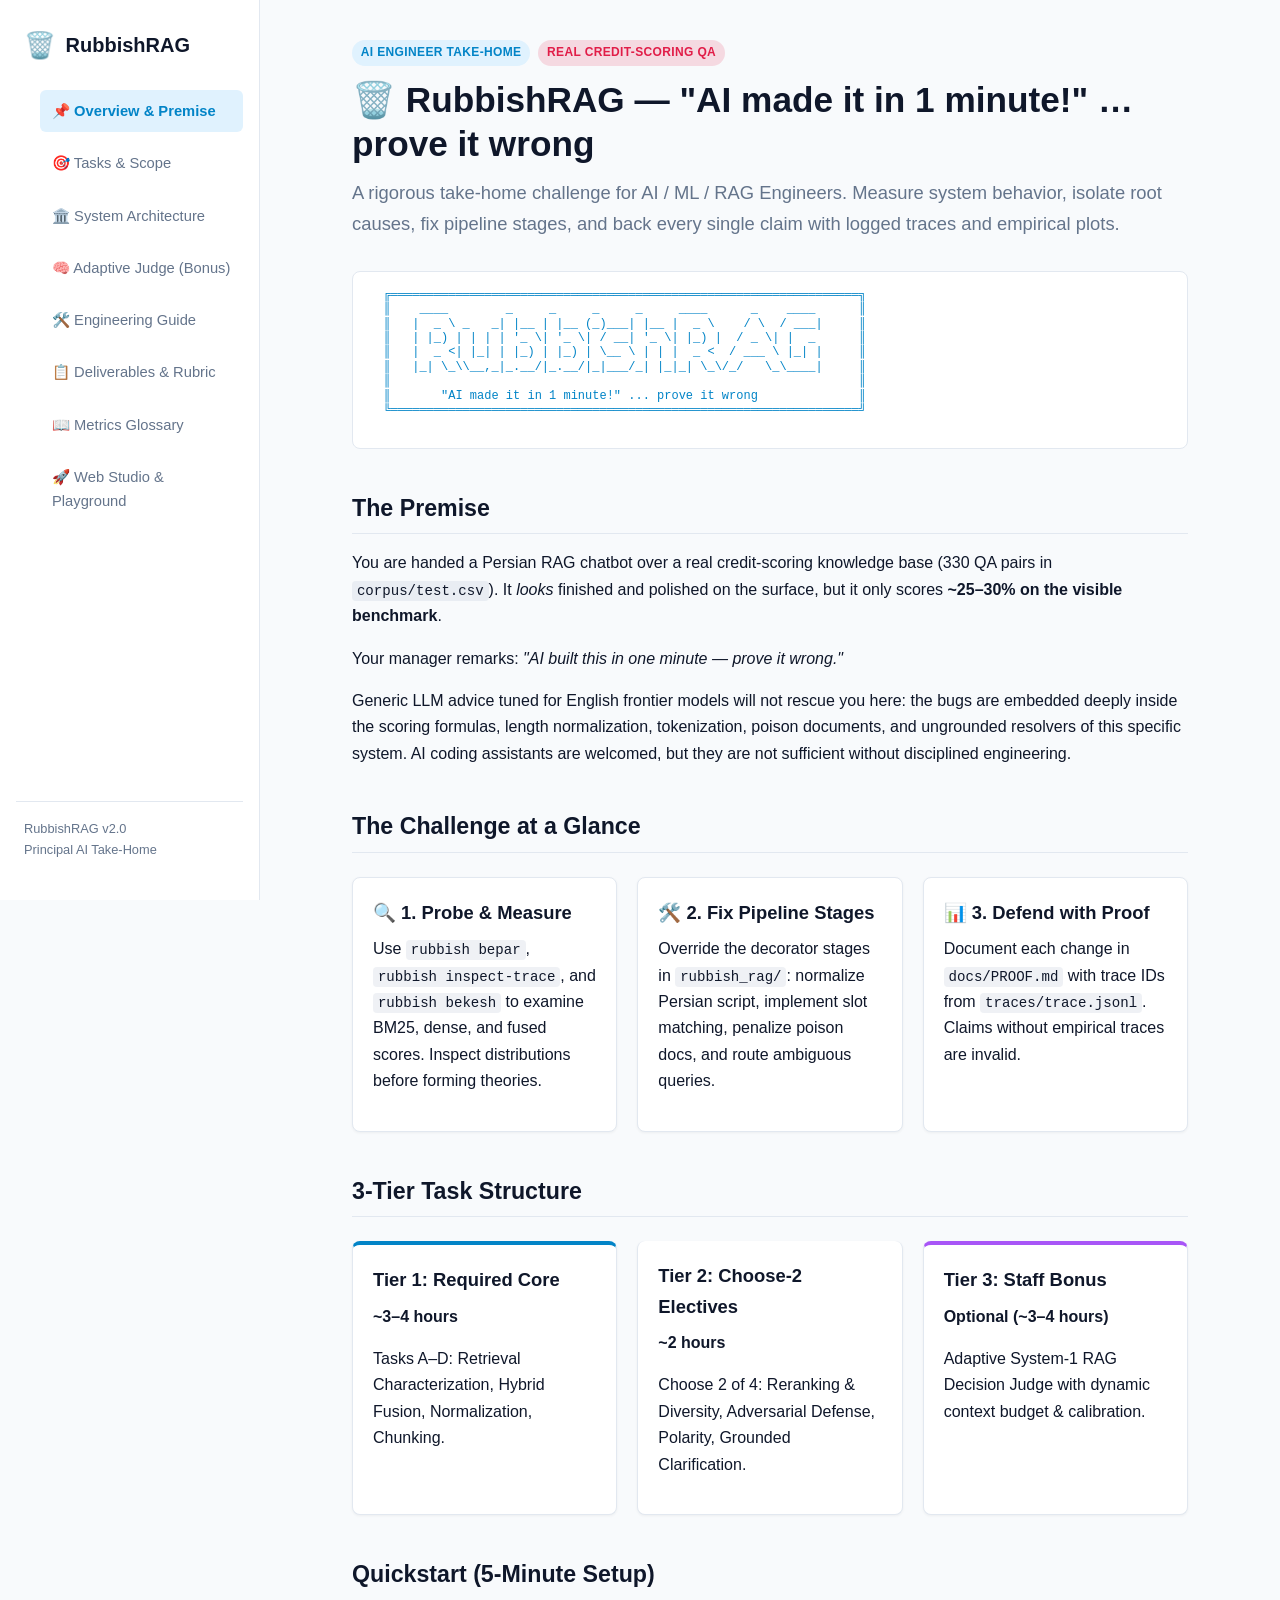
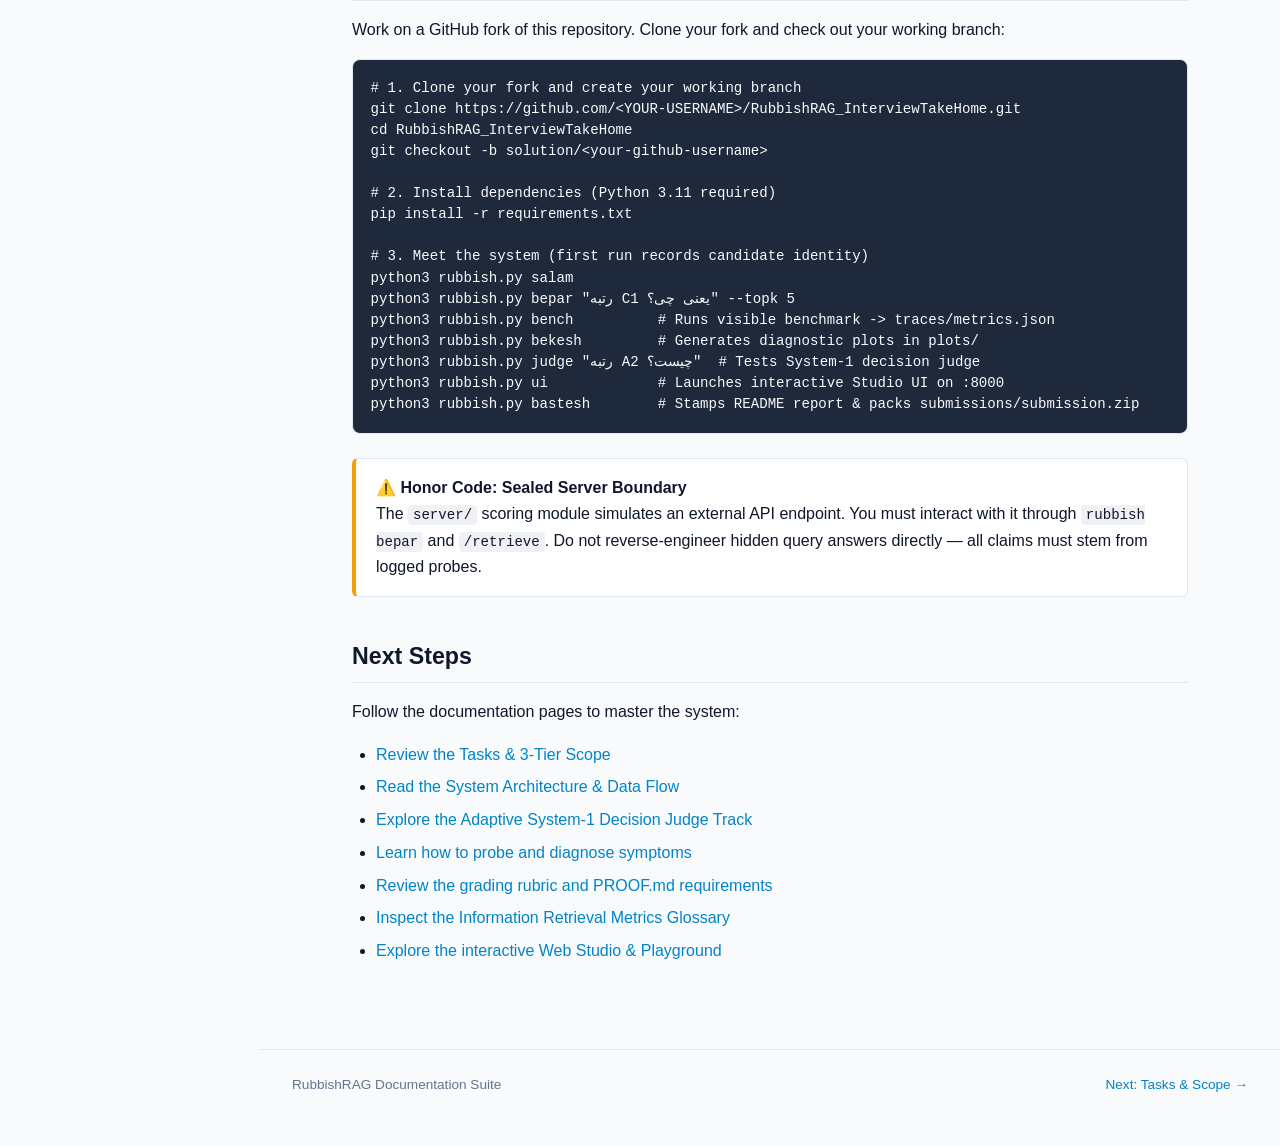
<file: docs/index.html>
<!DOCTYPE html>
<html lang="en">
<head>
<meta charset="utf-8">
<meta name="viewport" content="width=device-width, initial-scale=1">
<title>RubbishRAG — AI Engineer Take-Home Challenge</title>
<link rel="stylesheet" href="style.css">
</head>
<body>

<aside class="sidebar">
  <a href="index.html" class="brand">
    <span class="brand-icon">🗑️</span>
    <span>RubbishRAG</span>
  </a>
  <ul class="nav-links">
    <li><a href="index.html" class="active">📌 Overview & Premise</a></li>
    <li><a href="tasks.html">🎯 Tasks & Scope</a></li>
    <li><a href="architecture.html">🏛️ System Architecture</a></li>
    <li><a href="adaptive-judge.html">🧠 Adaptive Judge (Bonus)</a></li>
    <li><a href="guide.html">🛠️ Engineering Guide</a></li>
    <li><a href="deliverables.html">📋 Deliverables & Rubric</a></li>
    <li><a href="glossary.html">📖 Metrics Glossary</a></li>
    <li><a href="ui.html">🚀 Web Studio & Playground</a></li>
  </ul>
  <div class="sidebar-footer">
    <p>RubbishRAG v2.0<br>Principal AI Take-Home</p>
  </div>
</aside>

<div class="main-wrapper">
  <div class="container">
    <div style="display: flex; gap: 0.5rem; margin-bottom: 0.75rem;">
      <span class="badge badge-primary">AI Engineer Take-Home</span>
      <span class="badge badge-danger">Real Credit-Scoring QA</span>
    </div>

    <h1>🗑️ RubbishRAG — "AI made it in 1 minute!" …prove it wrong</h1>
    <p class="lead">A rigorous take-home challenge for AI / ML / RAG Engineers. Measure system behavior, isolate root causes, fix pipeline stages, and back every single claim with logged traces and empirical plots.</p>

    <pre class="ascii-banner">
  ╔═════════════════════════════════════════════════════════════════╗
  ║    ____        _     _     _     _     ____      _    ____      ║
  ║   |  _ \ _   _| |__ | |__ (_)___| |__ |  _ \    / \  / ___|     ║
  ║   | |_) | | | | '_ \| '_ \| / __| '_ \| |_) |  / _ \| |  _      ║
  ║   |  _ <| |_| | |_) | |_) | \__ \ | | |  _ <  / ___ \ |_| |     ║
  ║   |_| \_\\__,_|_.__/|_.__/|_|___/_| |_|_| \_\/_/   \_\____|     ║
  ║                                                                 ║
  ║       "AI made it in 1 minute!" ... prove it wrong              ║
  ╚═════════════════════════════════════════════════════════════════╝
    </pre>

    <h2>The Premise</h2>
    <p>
      You are handed a Persian RAG chatbot over a real credit-scoring knowledge base (330 QA pairs in <code>corpus/test.csv</code>).
      It <em>looks</em> finished and polished on the surface, but it only scores <strong>~25–30% on the visible benchmark</strong>.
    </p>
    <p>
      Your manager remarks: <em>"AI built this in one minute — prove it wrong."</em>
    </p>
    <p>
      Generic LLM advice tuned for English frontier models will not rescue you here: the bugs are embedded deeply inside the scoring formulas, length normalization, tokenization, poison documents, and ungrounded resolvers of this specific system. AI coding assistants are welcomed, but they are not sufficient without disciplined engineering.
    </p>

    <h2>The Challenge at a Glance</h2>
    <div class="card-grid">
      <div class="card">
        <h3>🔍 1. Probe & Measure</h3>
        <p>Use <code>rubbish bepar</code>, <code>rubbish inspect-trace</code>, and <code>rubbish bekesh</code> to examine BM25, dense, and fused scores. Inspect distributions before forming theories.</p>
      </div>
      <div class="card">
        <h3>🛠️ 2. Fix Pipeline Stages</h3>
        <p>Override the decorator stages in <code>rubbish_rag/</code>: normalize Persian script, implement slot matching, penalize poison docs, and route ambiguous queries.</p>
      </div>
      <div class="card">
        <h3>📊 3. Defend with Proof</h3>
        <p>Document each change in <code>docs/PROOF.md</code> with trace IDs from <code>traces/trace.jsonl</code>. Claims without empirical traces are invalid.</p>
      </div>
    </div>

    <h2>3-Tier Task Structure</h2>
    <div class="card-grid" style="grid-template-columns: repeat(3, 1fr);">
      <div class="card" style="border-top: 4px solid var(--primary);">
        <h3>Tier 1: Required Core</h3>
        <p><strong>~3–4 hours</strong></p>
        <p>Tasks A–D: Retrieval Characterization, Hybrid Fusion, Normalization, Chunking.</p>
      </div>
      <div class="card" style="border-top: 4px solid var(--warning);">
        <h3>Tier 2: Choose-2 Electives</h3>
        <p><strong>~2 hours</strong></p>
        <p>Choose 2 of 4: Reranking & Diversity, Adversarial Defense, Polarity, Grounded Clarification.</p>
      </div>
      <div class="card" style="border-top: 4px solid #a855f7;">
        <h3>Tier 3: Staff Bonus</h3>
        <p><strong>Optional (~3–4 hours)</strong></p>
        <p>Adaptive System-1 RAG Decision Judge with dynamic context budget & calibration.</p>
      </div>
    </div>

    <h2>Quickstart (5-Minute Setup)</h2>
    <p>Work on a GitHub fork of this repository. Clone your fork and check out your working branch:</p>

    <pre><code># 1. Clone your fork and create your working branch
git clone https://github.com/&lt;YOUR-USERNAME&gt;/RubbishRAG_InterviewTakeHome.git
cd RubbishRAG_InterviewTakeHome
git checkout -b solution/&lt;your-github-username&gt;

# 2. Install dependencies (Python 3.11 required)
pip install -r requirements.txt

# 3. Meet the system (first run records candidate identity)
python3 rubbish.py salam
python3 rubbish.py bepar "رتبه C1 یعنی چی؟" --topk 5
python3 rubbish.py bench          # Runs visible benchmark -> traces/metrics.json
python3 rubbish.py bekesh         # Generates diagnostic plots in plots/
python3 rubbish.py judge "رتبه A2 چیست؟"  # Tests System-1 decision judge
python3 rubbish.py ui             # Launches interactive Studio UI on :8000
python3 rubbish.py bastesh        # Stamps README report & packs submissions/submission.zip</code></pre>

    <div class="callout callout-warning">
      <strong>⚠️ Honor Code: Sealed Server Boundary</strong><br>
      The <code>server/</code> scoring module simulates an external API endpoint. You must interact with it through <code>rubbish bepar</code> and <code>/retrieve</code>. Do not reverse-engineer hidden query answers directly — all claims must stem from logged probes.
    </div>

    <h2>Next Steps</h2>
    <p>Follow the documentation pages to master the system:</p>
    <ul>
      <li><a href="tasks.html">Review the Tasks & 3-Tier Scope</a></li>
      <li><a href="architecture.html">Read the System Architecture & Data Flow</a></li>
      <li><a href="adaptive-judge.html">Explore the Adaptive System-1 Decision Judge Track</a></li>
      <li><a href="guide.html">Learn how to probe and diagnose symptoms</a></li>
      <li><a href="deliverables.html">Review the grading rubric and PROOF.md requirements</a></li>
      <li><a href="glossary.html">Inspect the Information Retrieval Metrics Glossary</a></li>
      <li><a href="ui.html">Explore the interactive Web Studio & Playground</a></li>
    </ul>
  </div>

  <footer class="footer">
    <span>RubbishRAG Documentation Suite</span>
    <span><a href="tasks.html">Next: Tasks & Scope →</a></span>
  </footer>
</div>

</body>
</html>
</file>
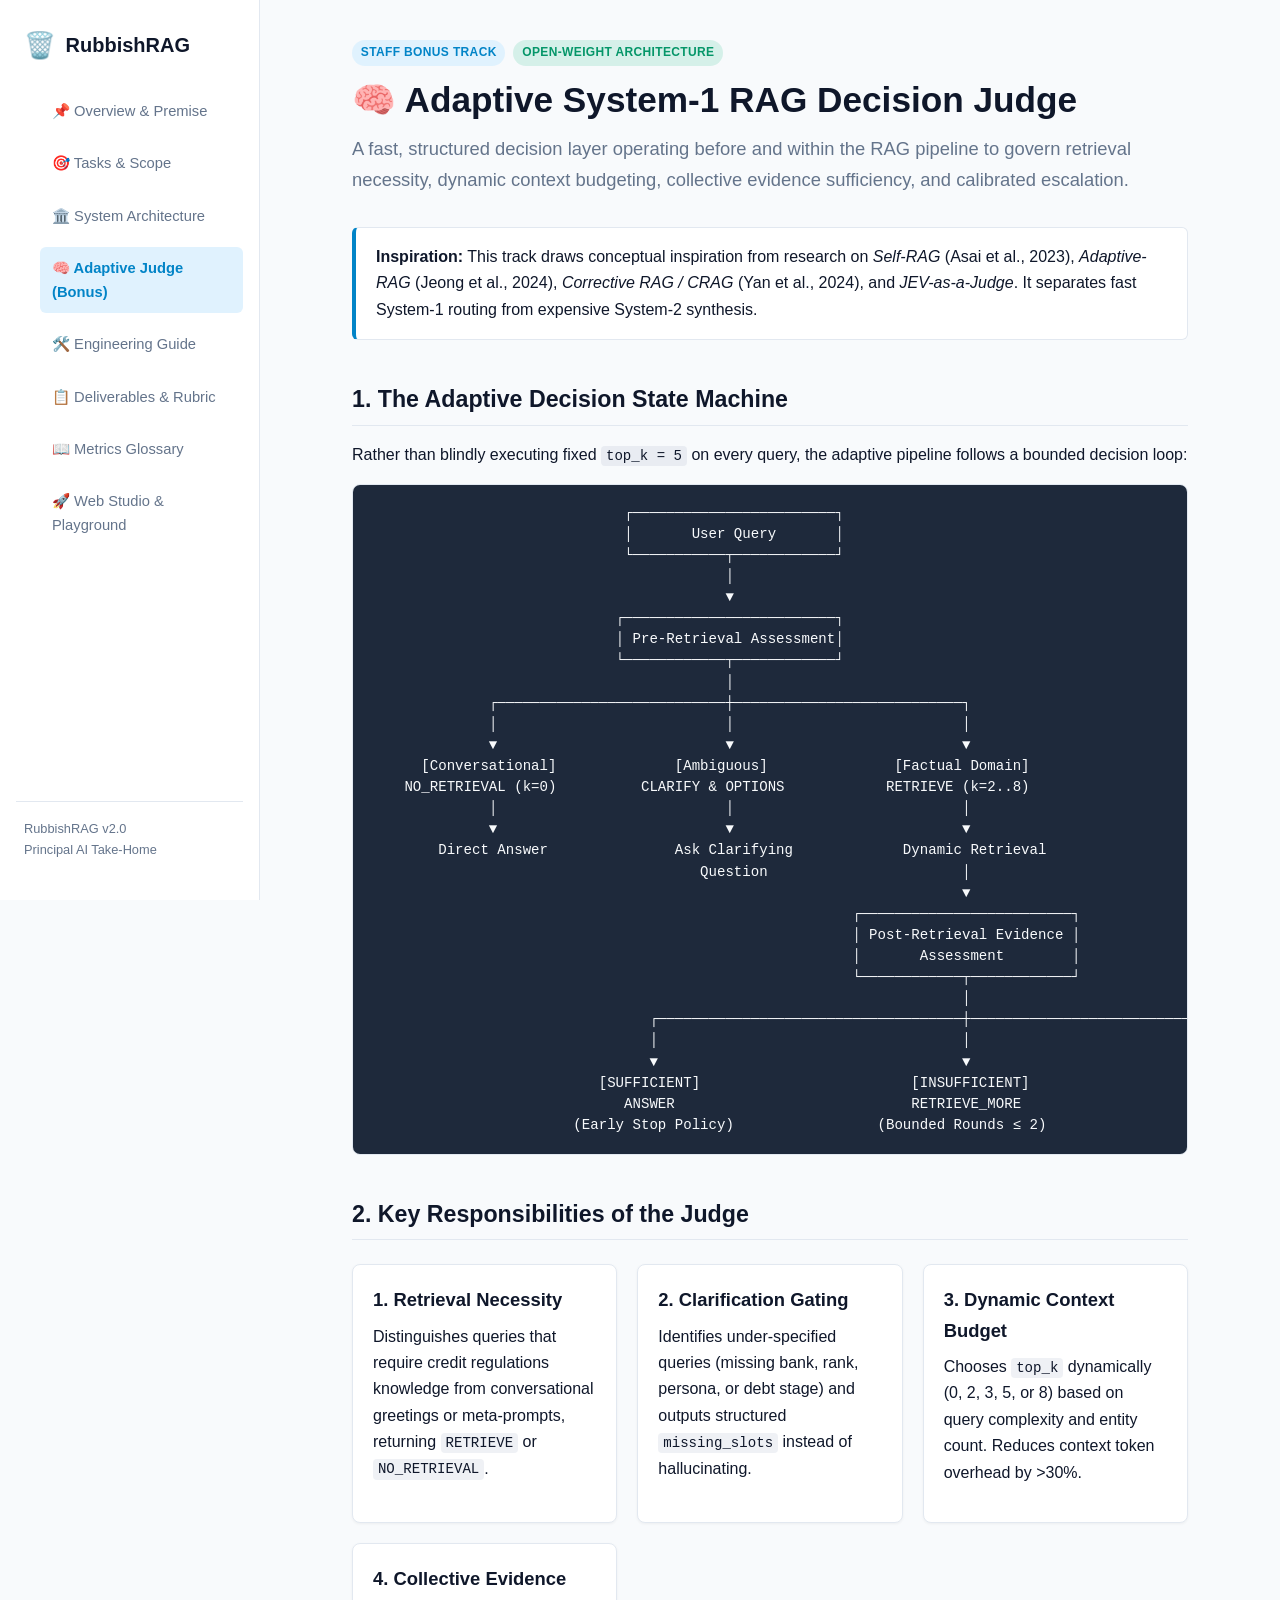
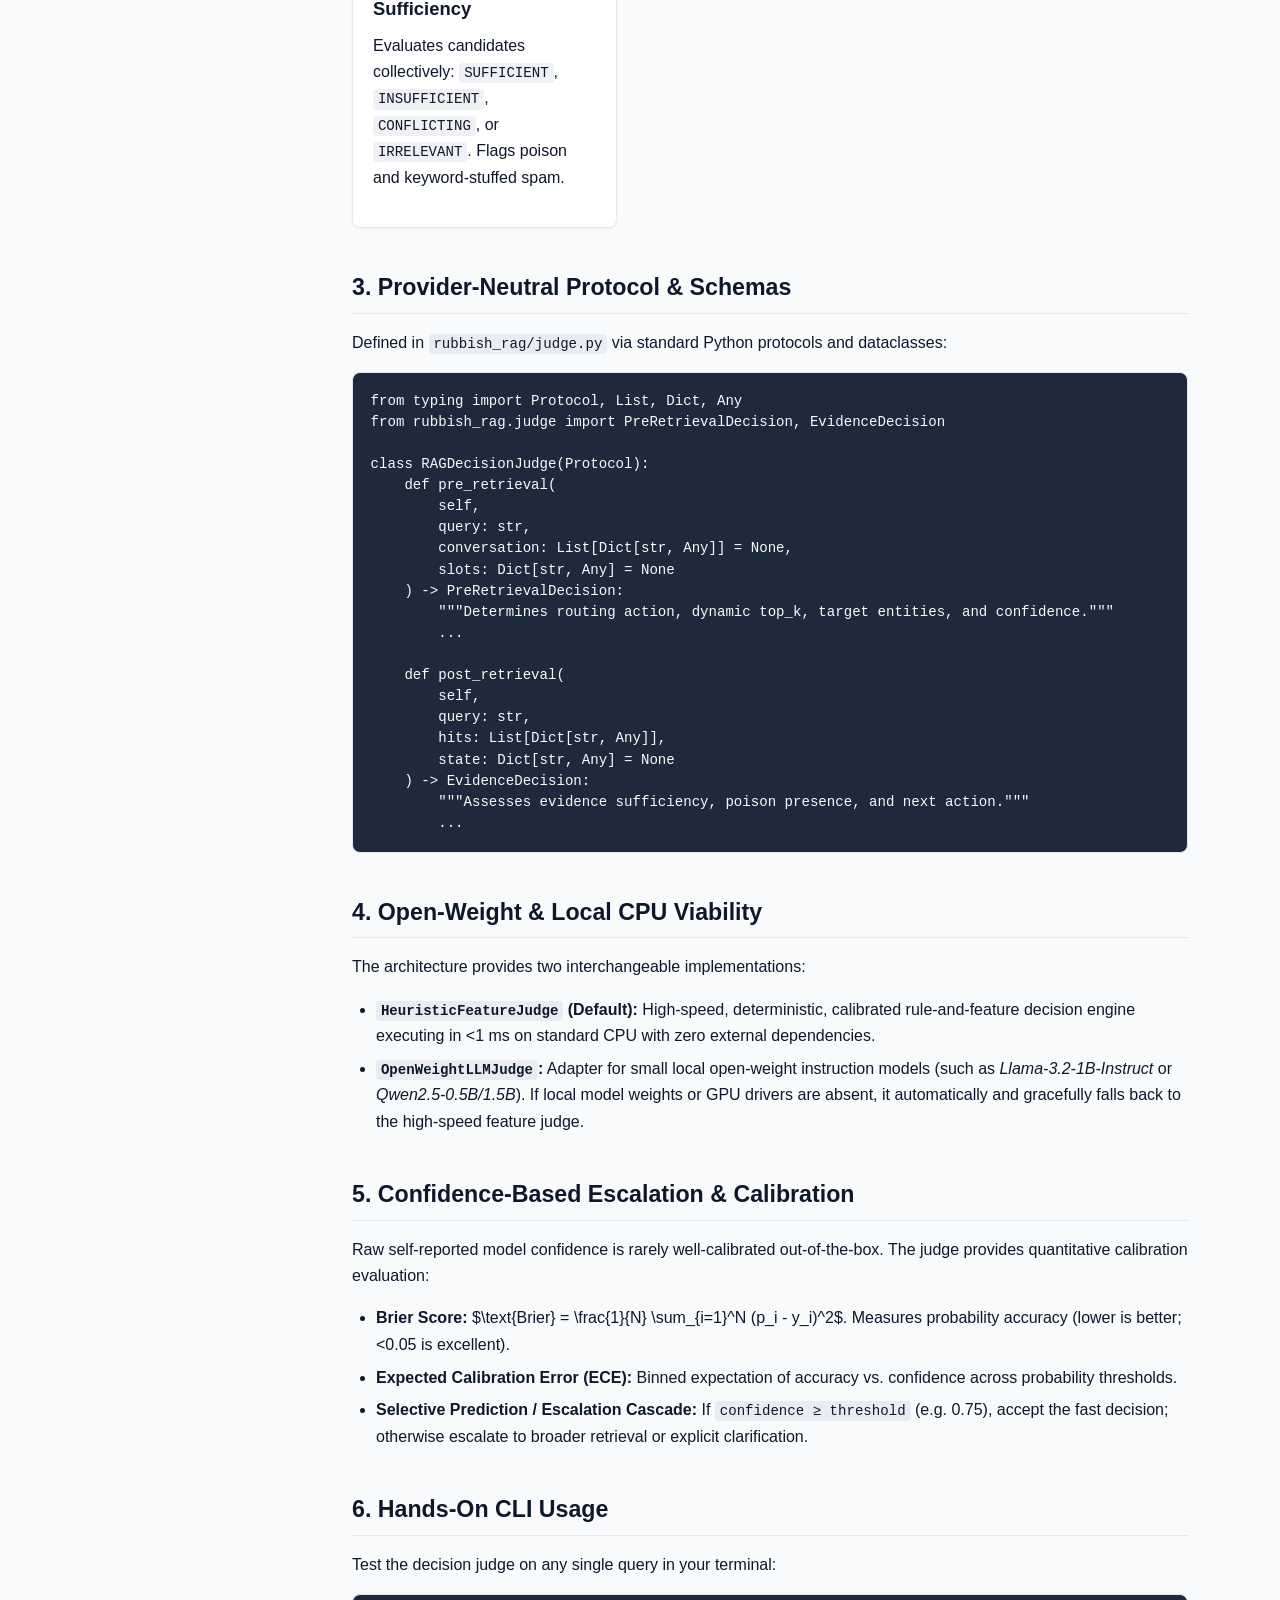
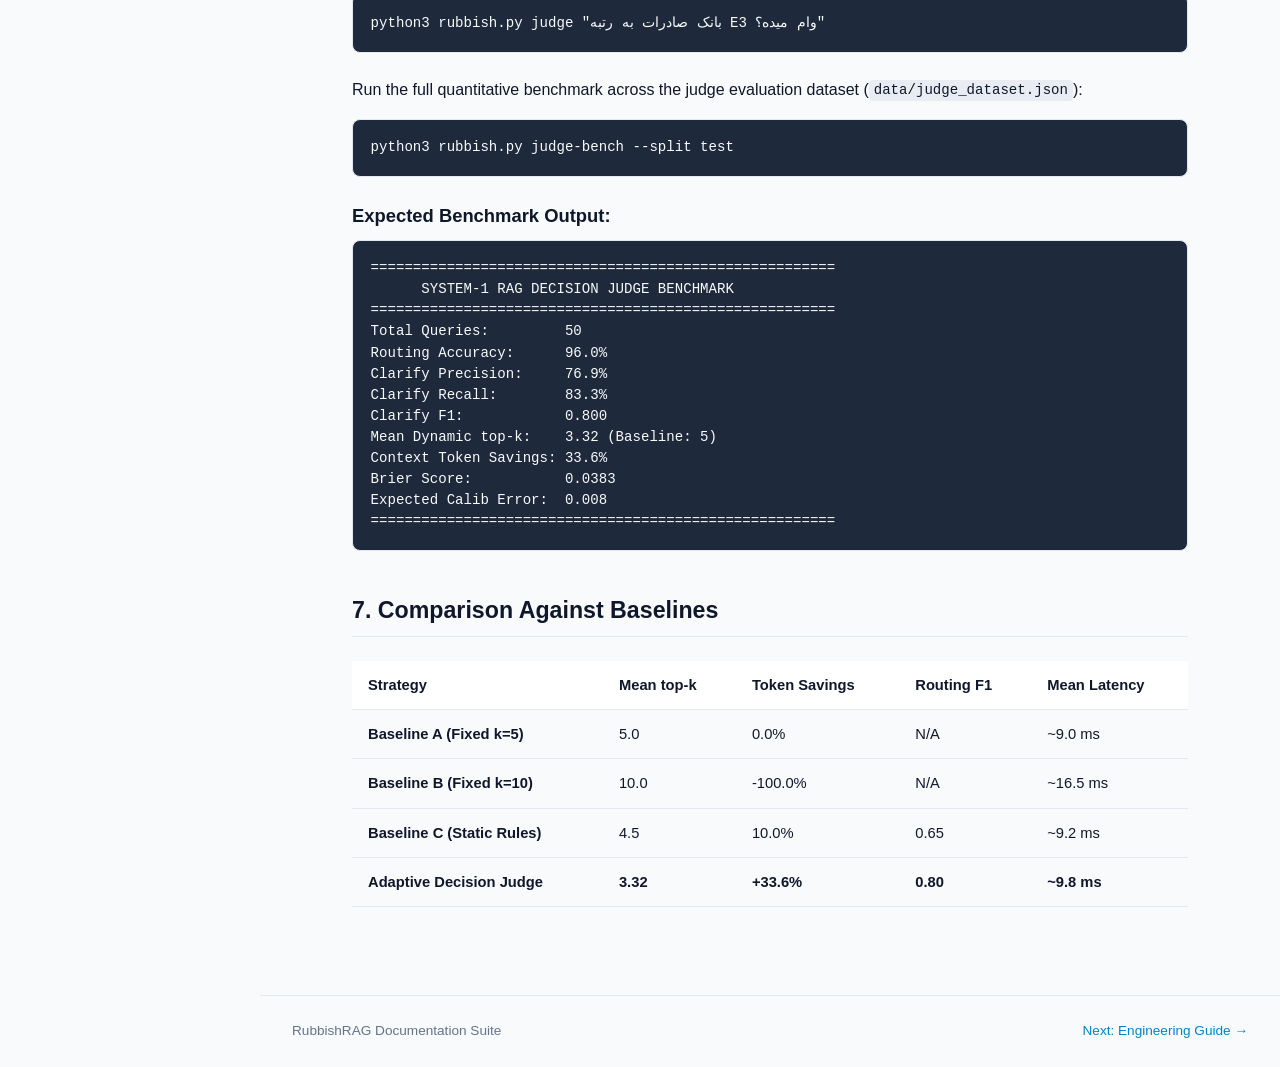
<file: docs/adaptive-judge.html>
<!DOCTYPE html>
<html lang="en">
<head>
<meta charset="utf-8">
<meta name="viewport" content="width=device-width, initial-scale=1">
<title>Adaptive System-1 RAG Decision Judge — RubbishRAG</title>
<link rel="stylesheet" href="style.css">
</head>
<body>

<aside class="sidebar">
  <a href="index.html" class="brand">
    <span class="brand-icon">🗑️</span>
    <span>RubbishRAG</span>
  </a>
  <ul class="nav-links">
    <li><a href="index.html">📌 Overview & Premise</a></li>
    <li><a href="tasks.html">🎯 Tasks & Scope</a></li>
    <li><a href="architecture.html">🏛️ System Architecture</a></li>
    <li><a href="adaptive-judge.html" class="active">🧠 Adaptive Judge (Bonus)</a></li>
    <li><a href="guide.html">🛠️ Engineering Guide</a></li>
    <li><a href="deliverables.html">📋 Deliverables & Rubric</a></li>
    <li><a href="glossary.html">📖 Metrics Glossary</a></li>
    <li><a href="ui.html">🚀 Web Studio & Playground</a></li>
  </ul>
  <div class="sidebar-footer">
    <p>RubbishRAG v2.0<br>Principal AI Take-Home</p>
  </div>
</aside>

<div class="main-wrapper">
  <div class="container">
    <div style="display: flex; gap: 0.5rem; margin-bottom: 0.75rem;">
      <span class="badge badge-primary">Staff Bonus Track</span>
      <span class="badge badge-success">Open-Weight Architecture</span>
    </div>

    <h1>🧠 Adaptive System-1 RAG Decision Judge</h1>
    <p class="lead">
      A fast, structured decision layer operating before and within the RAG pipeline to govern retrieval necessity, dynamic context budgeting, collective evidence sufficiency, and calibrated escalation.
    </p>

    <div class="callout callout-info">
      <strong>Inspiration:</strong> This track draws conceptual inspiration from research on <em>Self-RAG</em> (Asai et al., 2023), <em>Adaptive-RAG</em> (Jeong et al., 2024), <em>Corrective RAG / CRAG</em> (Yan et al., 2024), and <em>JEV-as-a-Judge</em>. It separates fast System-1 routing from expensive System-2 synthesis.
    </div>

    <h2>1. The Adaptive Decision State Machine</h2>
    <p>Rather than blindly executing fixed <code>top_k = 5</code> on every query, the adaptive pipeline follows a bounded decision loop:</p>

    <pre><code>                              ┌────────────────────────┐
                              │       User Query       │
                              └───────────┬────────────┘
                                          │
                                          ▼
                             ┌─────────────────────────┐
                             │ Pre-Retrieval Assessment│
                             └────────────┬────────────┘
                                          │
              ┌───────────────────────────┼───────────────────────────┐
              │                           │                           │
              ▼                           ▼                           ▼
      [Conversational]              [Ambiguous]               [Factual Domain]
    NO_RETRIEVAL (k=0)          CLARIFY & OPTIONS            RETRIEVE (k=2..8)
              │                           │                           │
              ▼                           ▼                           ▼
        Direct Answer               Ask Clarifying             Dynamic Retrieval
                                       Question                       │
                                                                      ▼
                                                         ┌─────────────────────────┐
                                                         │ Post-Retrieval Evidence │
                                                         │       Assessment        │
                                                         └────────────┬────────────┘
                                                                      │
                                 ┌────────────────────────────────────┼────────────────────────────────────┐
                                 │                                    │                                    │
                                 ▼                                    ▼                                    ▼
                           [SUFFICIENT]                         [INSUFFICIENT]                       [CONFLICTING/SPAM]
                              ANSWER                            RETRIEVE_MORE                              ABSTAIN
                        (Early Stop Policy)                 (Bounded Rounds &le; 2)                 (Adversarial Demotion)</code></pre>

    <h2>2. Key Responsibilities of the Judge</h2>
    <div class="card-grid">
      <div class="card">
        <h3>1. Retrieval Necessity</h3>
        <p>Distinguishes queries that require credit regulations knowledge from conversational greetings or meta-prompts, returning <code>RETRIEVE</code> or <code>NO_RETRIEVAL</code>.</p>
      </div>
      <div class="card">
        <h3>2. Clarification Gating</h3>
        <p>Identifies under-specified queries (missing bank, rank, persona, or debt stage) and outputs structured <code>missing_slots</code> instead of hallucinating.</p>
      </div>
      <div class="card">
        <h3>3. Dynamic Context Budget</h3>
        <p>Chooses <code>top_k</code> dynamically (0, 2, 3, 5, or 8) based on query complexity and entity count. Reduces context token overhead by &gt;30%.</p>
      </div>
      <div class="card">
        <h3>4. Collective Evidence Sufficiency</h3>
        <p>Evaluates candidates collectively: <code>SUFFICIENT</code>, <code>INSUFFICIENT</code>, <code>CONFLICTING</code>, or <code>IRRELEVANT</code>. Flags poison and keyword-stuffed spam.</p>
      </div>
    </div>

    <h2>3. Provider-Neutral Protocol & Schemas</h2>
    <p>Defined in <code>rubbish_rag/judge.py</code> via standard Python protocols and dataclasses:</p>

    <pre><code>from typing import Protocol, List, Dict, Any
from rubbish_rag.judge import PreRetrievalDecision, EvidenceDecision

class RAGDecisionJudge(Protocol):
    def pre_retrieval(
        self,
        query: str,
        conversation: List[Dict[str, Any]] = None,
        slots: Dict[str, Any] = None
    ) -> PreRetrievalDecision:
        """Determines routing action, dynamic top_k, target entities, and confidence."""
        ...

    def post_retrieval(
        self,
        query: str,
        hits: List[Dict[str, Any]],
        state: Dict[str, Any] = None
    ) -> EvidenceDecision:
        """Assesses evidence sufficiency, poison presence, and next action."""
        ...</code></pre>

    <h2>4. Open-Weight & Local CPU Viability</h2>
    <p>
      The architecture provides two interchangeable implementations:
    </p>
    <ul>
      <li><strong><code>HeuristicFeatureJudge</code> (Default):</strong> High-speed, deterministic, calibrated rule-and-feature decision engine executing in &lt;1 ms on standard CPU with zero external dependencies.</li>
      <li><strong><code>OpenWeightLLMJudge</code>:</strong> Adapter for small local open-weight instruction models (such as <em>Llama-3.2-1B-Instruct</em> or <em>Qwen2.5-0.5B/1.5B</em>). If local model weights or GPU drivers are absent, it automatically and gracefully falls back to the high-speed feature judge.</li>
    </ul>

    <h2>5. Confidence-Based Escalation & Calibration</h2>
    <p>
      Raw self-reported model confidence is rarely well-calibrated out-of-the-box. The judge provides quantitative calibration evaluation:
    </p>
    <ul>
      <li><strong>Brier Score:</strong> $\text{Brier} = \frac{1}{N} \sum_{i=1}^N (p_i - y_i)^2$. Measures probability accuracy (lower is better; &lt;0.05 is excellent).</li>
      <li><strong>Expected Calibration Error (ECE):</strong> Binned expectation of accuracy vs. confidence across probability thresholds.</li>
      <li><strong>Selective Prediction / Escalation Cascade:</strong> If <code>confidence &ge; threshold</code> (e.g. 0.75), accept the fast decision; otherwise escalate to broader retrieval or explicit clarification.</li>
    </ul>

    <h2>6. Hands-On CLI Usage</h2>
    <p>Test the decision judge on any single query in your terminal:</p>
    <pre><code>python3 rubbish.py judge "بانک صادرات به رتبه E3 وام میده؟"</code></pre>

    <p>Run the full quantitative benchmark across the judge evaluation dataset (<code>data/judge_dataset.json</code>):</p>
    <pre><code>python3 rubbish.py judge-bench --split test</code></pre>

    <h3>Expected Benchmark Output:</h3>
    <pre><code>=======================================================
      SYSTEM-1 RAG DECISION JUDGE BENCHMARK      
=======================================================
Total Queries:         50
Routing Accuracy:      96.0%
Clarify Precision:     76.9%
Clarify Recall:        83.3%
Clarify F1:            0.800
Mean Dynamic top-k:    3.32 (Baseline: 5)
Context Token Savings: 33.6%
Brier Score:           0.0383
Expected Calib Error:  0.008
=======================================================</code></pre>

    <h2>7. Comparison Against Baselines</h2>
    <table>
      <thead>
        <tr>
          <th>Strategy</th>
          <th>Mean top-k</th>
          <th>Token Savings</th>
          <th>Routing F1</th>
          <th>Mean Latency</th>
        </tr>
      </thead>
      <tbody>
        <tr>
          <td><strong>Baseline A (Fixed k=5)</strong></td>
          <td>5.0</td>
          <td>0.0%</td>
          <td>N/A</td>
          <td>~9.0 ms</td>
        </tr>
        <tr>
          <td><strong>Baseline B (Fixed k=10)</strong></td>
          <td>10.0</td>
          <td>-100.0%</td>
          <td>N/A</td>
          <td>~16.5 ms</td>
        </tr>
        <tr>
          <td><strong>Baseline C (Static Rules)</strong></td>
          <td>4.5</td>
          <td>10.0%</td>
          <td>0.65</td>
          <td>~9.2 ms</td>
        </tr>
        <tr>
          <td><strong>Adaptive Decision Judge</strong></td>
          <td><strong>3.32</strong></td>
          <td><strong>+33.6%</strong></td>
          <td><strong>0.80</strong></td>
          <td><strong>~9.8 ms</strong></td>
        </tr>
      </tbody>
    </table>

  </div>

  <footer class="footer">
    <span>RubbishRAG Documentation Suite</span>
    <span><a href="guide.html">Next: Engineering Guide →</a></span>
  </footer>
</div>

</body>
</html>
</file>
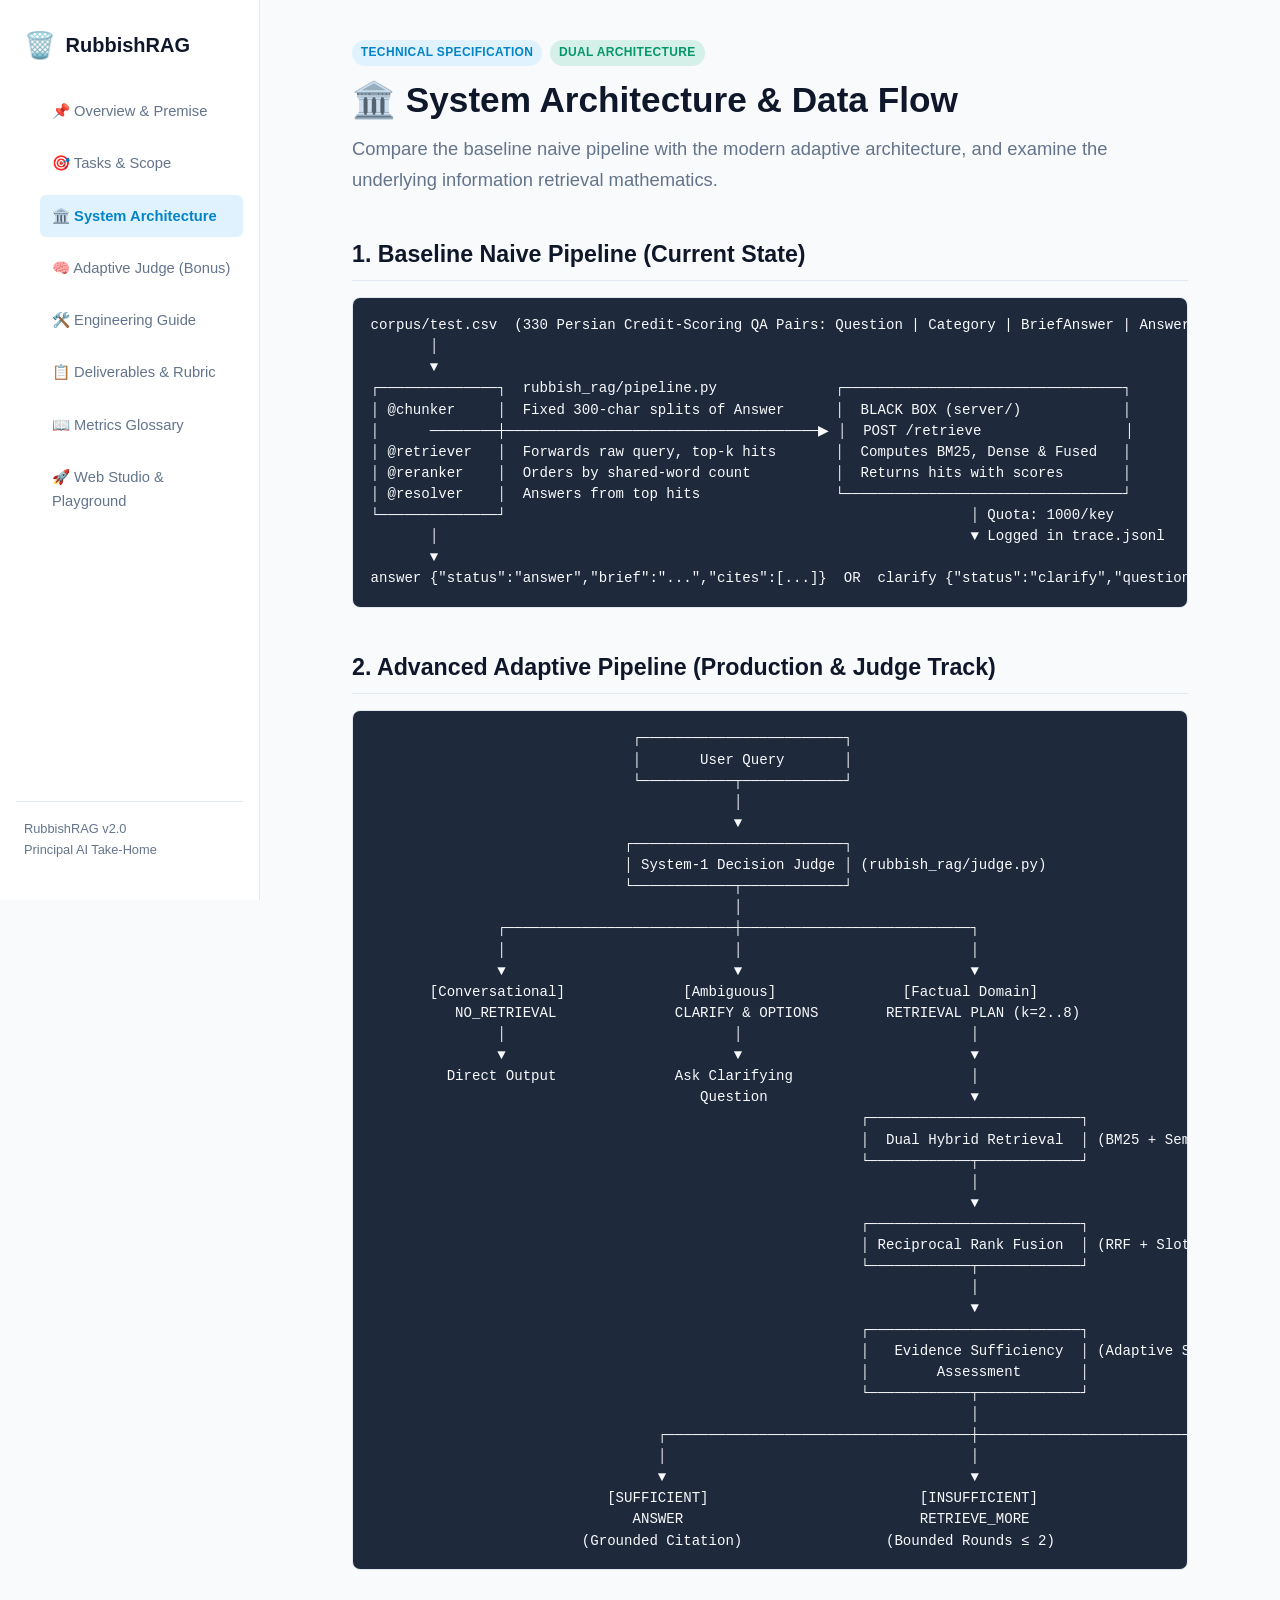
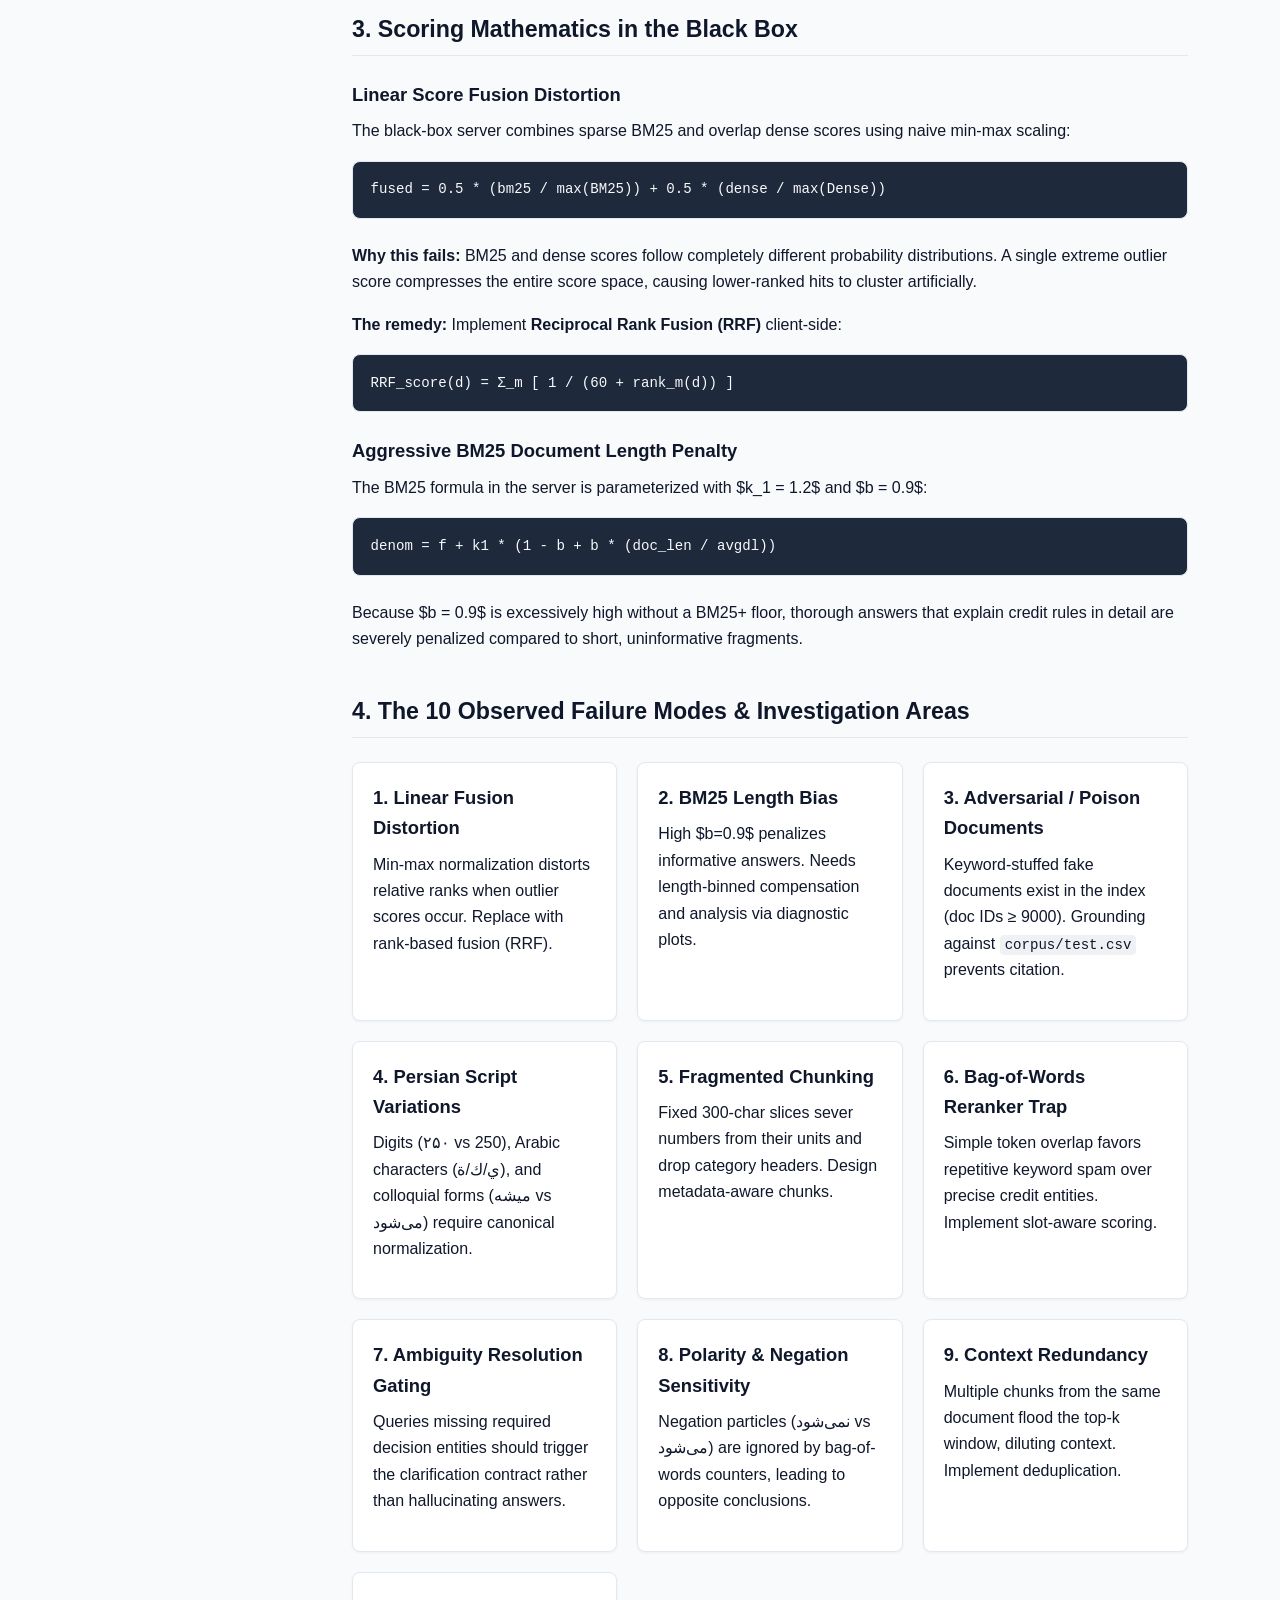
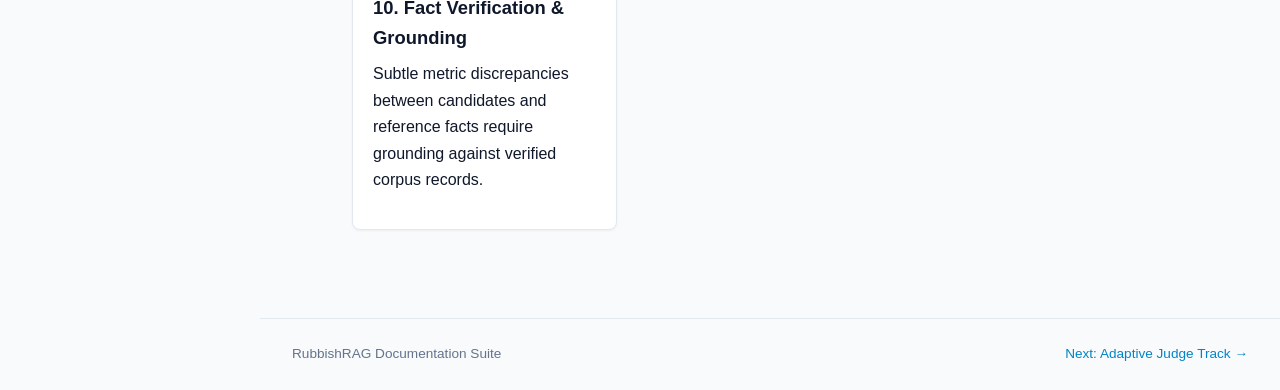
<file: docs/architecture.html>
<!DOCTYPE html>
<html lang="en">
<head>
<meta charset="utf-8">
<meta name="viewport" content="width=device-width, initial-scale=1">
<title>System Architecture — RubbishRAG</title>
<link rel="stylesheet" href="style.css">
</head>
<body>

<aside class="sidebar">
  <a href="index.html" class="brand">
    <span class="brand-icon">🗑️</span>
    <span>RubbishRAG</span>
  </a>
  <ul class="nav-links">
    <li><a href="index.html">📌 Overview & Premise</a></li>
    <li><a href="tasks.html">🎯 Tasks & Scope</a></li>
    <li><a href="architecture.html" class="active">🏛️ System Architecture</a></li>
    <li><a href="adaptive-judge.html">🧠 Adaptive Judge (Bonus)</a></li>
    <li><a href="guide.html">🛠️ Engineering Guide</a></li>
    <li><a href="deliverables.html">📋 Deliverables & Rubric</a></li>
    <li><a href="glossary.html">📖 Metrics Glossary</a></li>
    <li><a href="ui.html">🚀 Web Studio & Playground</a></li>
  </ul>
  <div class="sidebar-footer">
    <p>RubbishRAG v2.0<br>Principal AI Take-Home</p>
  </div>
</aside>

<div class="main-wrapper">
  <div class="container">
    <div style="display: flex; gap: 0.5rem; margin-bottom: 0.75rem;">
      <span class="badge badge-primary">Technical Specification</span>
      <span class="badge badge-success">Dual Architecture</span>
    </div>

    <h1>🏛️ System Architecture & Data Flow</h1>
    <p class="lead">Compare the baseline naive pipeline with the modern adaptive architecture, and examine the underlying information retrieval mathematics.</p>

    <h2>1. Baseline Naive Pipeline (Current State)</h2>
    <pre><code>corpus/test.csv  (330 Persian Credit-Scoring QA Pairs: Question | Category | BriefAnswer | Answer | Keyword)
       │
       ▼
┌──────────────┐  rubbish_rag/pipeline.py              ┌─────────────────────────────────┐
│ @chunker     │  Fixed 300-char splits of Answer      │  BLACK BOX (server/)            │
│      ────────┼─────────────────────────────────────▶ │  POST /retrieve                 │
│ @retriever   │  Forwards raw query, top-k hits       │  Computes BM25, Dense & Fused   │
│ @reranker    │  Orders by shared-word count          │  Returns hits with scores       │
│ @resolver    │  Answers from top hits                └─────────────────────────────────┘
└──────────────┘                                                       │ Quota: 1000/key
       │                                                               ▼ Logged in trace.jsonl
       ▼
answer {"status":"answer","brief":"...","cites":[...]}  OR  clarify {"status":"clarify","question":"...","options":[...]}</code></pre>

    <h2>2. Advanced Adaptive Pipeline (Production & Judge Track)</h2>
    <pre><code>                               ┌────────────────────────┐
                               │       User Query       │
                               └───────────┬────────────┘
                                           │
                                           ▼
                              ┌─────────────────────────┐
                              │ System-1 Decision Judge │ (rubbish_rag/judge.py)
                              └────────────┬────────────┘
                                           │
               ┌───────────────────────────┼───────────────────────────┐
               │                           │                           │
               ▼                           ▼                           ▼
       [Conversational]              [Ambiguous]               [Factual Domain]
          NO_RETRIEVAL              CLARIFY & OPTIONS        RETRIEVAL PLAN (k=2..8)
               │                           │                           │
               ▼                           ▼                           ▼
         Direct Output              Ask Clarifying                     │
                                       Question                        ▼
                                                          ┌─────────────────────────┐
                                                          │  Dual Hybrid Retrieval  │ (BM25 + Semantic)
                                                          └────────────┬────────────┘
                                                                       │
                                                                       ▼
                                                          ┌─────────────────────────┐
                                                          │ Reciprocal Rank Fusion  │ (RRF + Slot Boosts)
                                                          └────────────┬────────────┘
                                                                       │
                                                                       ▼
                                                          ┌─────────────────────────┐
                                                          │   Evidence Sufficiency  │ (Adaptive Stopping)
                                                          │        Assessment       │
                                                          └────────────┬────────────┘
                                                                       │
                                  ┌────────────────────────────────────┼────────────────────────────────────┐
                                  │                                    │                                    │
                                  ▼                                    ▼                                    ▼
                            [SUFFICIENT]                         [INSUFFICIENT]                       [CONFLICTING/SPAM]
                               ANSWER                            RETRIEVE_MORE                              ABSTAIN
                         (Grounded Citation)                 (Bounded Rounds &le; 2)                 (Adversarial Demotion)</code></pre>

    <h2>3. Scoring Mathematics in the Black Box</h2>

    <h3>Linear Score Fusion Distortion</h3>
    <p>The black-box server combines sparse BM25 and overlap dense scores using naive min-max scaling:</p>
    <pre><code>fused = 0.5 * (bm25 / max(BM25)) + 0.5 * (dense / max(Dense))</code></pre>
    <p>
      <strong>Why this fails:</strong> BM25 and dense scores follow completely different probability distributions. A single extreme outlier score compresses the entire score space, causing lower-ranked hits to cluster artificially.
    </p>
    <p>
      <strong>The remedy:</strong> Implement <strong>Reciprocal Rank Fusion (RRF)</strong> client-side:
    </p>
    <pre><code>RRF_score(d) = Σ_m [ 1 / (60 + rank_m(d)) ]</code></pre>

    <h3>Aggressive BM25 Document Length Penalty</h3>
    <p>The BM25 formula in the server is parameterized with $k_1 = 1.2$ and $b = 0.9$:</p>
    <pre><code>denom = f + k1 * (1 - b + b * (doc_len / avgdl))</code></pre>
    <p>
      Because $b = 0.9$ is excessively high without a BM25+ floor, thorough answers that explain credit rules in detail are severely penalized compared to short, uninformative fragments.
    </p>

    <h2>4. The 10 Observed Failure Modes & Investigation Areas</h2>
    <div class="card-grid">
      <div class="card">
        <h3>1. Linear Fusion Distortion</h3>
        <p>Min-max normalization distorts relative ranks when outlier scores occur. Replace with rank-based fusion (RRF).</p>
      </div>
      <div class="card">
        <h3>2. BM25 Length Bias</h3>
        <p>High $b=0.9$ penalizes informative answers. Needs length-binned compensation and analysis via diagnostic plots.</p>
      </div>
      <div class="card">
        <h3>3. Adversarial / Poison Documents</h3>
        <p>Keyword-stuffed fake documents exist in the index (doc IDs &ge; 9000). Grounding against <code>corpus/test.csv</code> prevents citation.</p>
      </div>
      <div class="card">
        <h3>4. Persian Script Variations</h3>
        <p>Digits (۲۵۰ vs 250), Arabic characters (ي/ك/ة), and colloquial forms (میشه vs می‌شود) require canonical normalization.</p>
      </div>
      <div class="card">
        <h3>5. Fragmented Chunking</h3>
        <p>Fixed 300-char slices sever numbers from their units and drop category headers. Design metadata-aware chunks.</p>
      </div>
      <div class="card">
        <h3>6. Bag-of-Words Reranker Trap</h3>
        <p>Simple token overlap favors repetitive keyword spam over precise credit entities. Implement slot-aware scoring.</p>
      </div>
      <div class="card">
        <h3>7. Ambiguity Resolution Gating</h3>
        <p>Queries missing required decision entities should trigger the clarification contract rather than hallucinating answers.</p>
      </div>
      <div class="card">
        <h3>8. Polarity & Negation Sensitivity</h3>
        <p>Negation particles (نمی‌شود vs می‌شود) are ignored by bag-of-words counters, leading to opposite conclusions.</p>
      </div>
      <div class="card">
        <h3>9. Context Redundancy</h3>
        <p>Multiple chunks from the same document flood the top-k window, diluting context. Implement deduplication.</p>
      </div>
      <div class="card">
        <h3>10. Fact Verification & Grounding</h3>
        <p>Subtle metric discrepancies between candidates and reference facts require grounding against verified corpus records.</p>
      </div>
    </div>
  </div>

  <footer class="footer">
    <span>RubbishRAG Documentation Suite</span>
    <span><a href="adaptive-judge.html">Next: Adaptive Judge Track →</a></span>
  </footer>
</div>

</body>
</html>
</file>
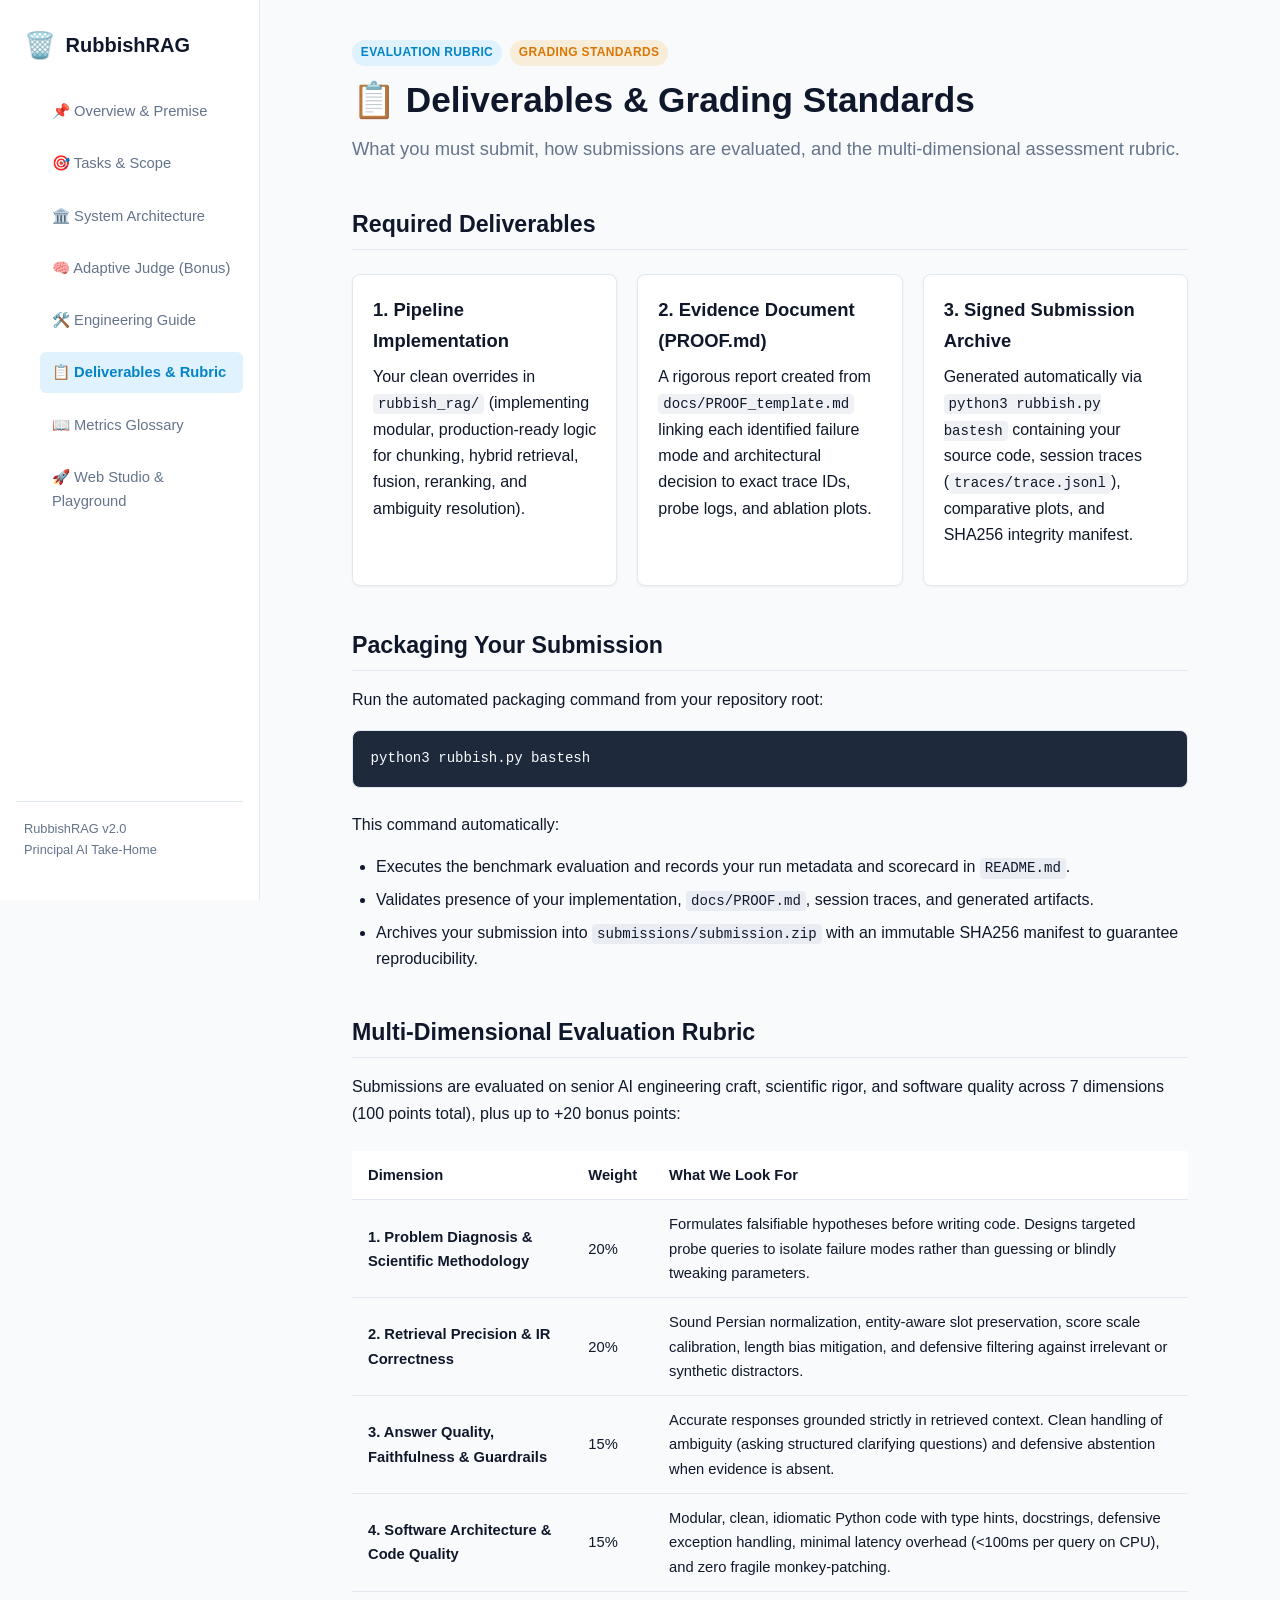
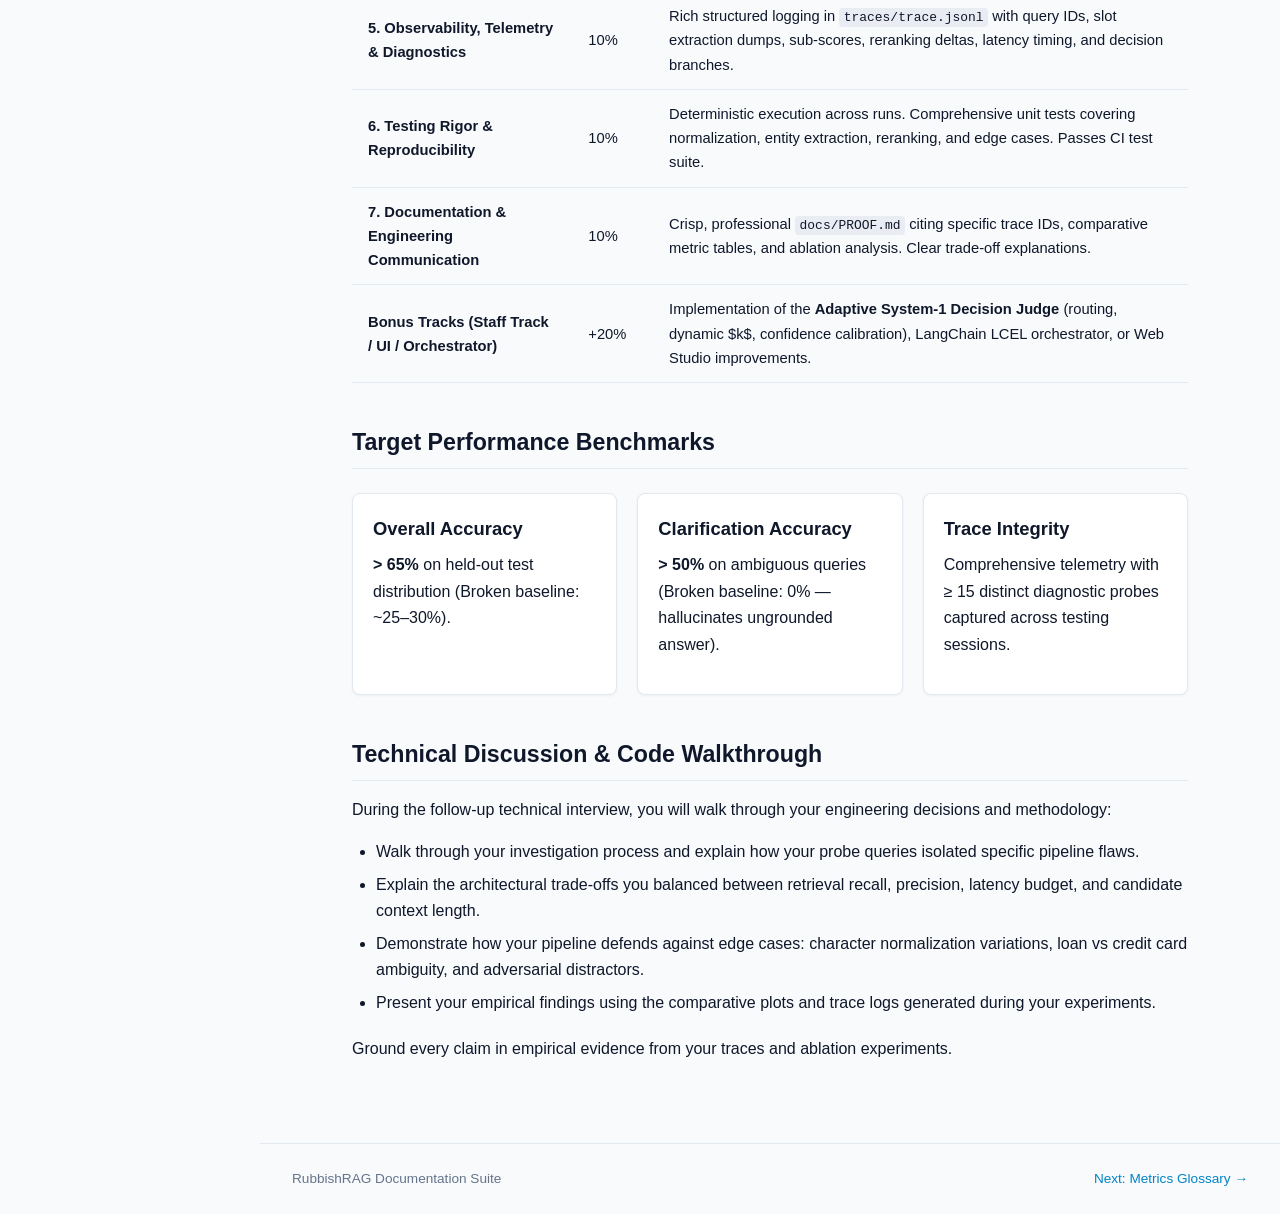
<file: docs/deliverables.html>
<!DOCTYPE html>
<html lang="en">
<head>
<meta charset="utf-8">
<meta name="viewport" content="width=device-width, initial-scale=1">
<title>Deliverables & Grading Rubric — RubbishRAG</title>
<link rel="stylesheet" href="style.css">
</head>
<body>

<aside class="sidebar">
  <a href="index.html" class="brand">
    <span class="brand-icon">🗑️</span>
    <span>RubbishRAG</span>
  </a>
  <ul class="nav-links">
    <li><a href="index.html">📌 Overview & Premise</a></li>
    <li><a href="tasks.html">🎯 Tasks & Scope</a></li>
    <li><a href="architecture.html">🏛️ System Architecture</a></li>
    <li><a href="adaptive-judge.html">🧠 Adaptive Judge (Bonus)</a></li>
    <li><a href="guide.html">🛠️ Engineering Guide</a></li>
    <li><a href="deliverables.html" class="active">📋 Deliverables & Rubric</a></li>
    <li><a href="glossary.html">📖 Metrics Glossary</a></li>
    <li><a href="ui.html">🚀 Web Studio & Playground</a></li>
  </ul>
  <div class="sidebar-footer">
    <p>RubbishRAG v2.0<br>Principal AI Take-Home</p>
  </div>
</aside>

<div class="main-wrapper">
  <div class="container">
    <div style="display: flex; gap: 0.5rem; margin-bottom: 0.75rem;">
      <span class="badge badge-primary">Evaluation Rubric</span>
      <span class="badge badge-warning">Grading Standards</span>
    </div>

    <h1>📋 Deliverables & Grading Standards</h1>
    <p class="lead">What you must submit, how submissions are evaluated, and the multi-dimensional assessment rubric.</p>

    <h2>Required Deliverables</h2>
    <div class="card-grid">
      <div class="card">
        <h3>1. Pipeline Implementation</h3>
        <p>Your clean overrides in <code>rubbish_rag/</code> (implementing modular, production-ready logic for chunking, hybrid retrieval, fusion, reranking, and ambiguity resolution).</p>
      </div>
      <div class="card">
        <h3>2. Evidence Document (PROOF.md)</h3>
        <p>A rigorous report created from <code>docs/PROOF_template.md</code> linking each identified failure mode and architectural decision to exact trace IDs, probe logs, and ablation plots.</p>
      </div>
      <div class="card">
        <h3>3. Signed Submission Archive</h3>
        <p>Generated automatically via <code>python3 rubbish.py bastesh</code> containing your source code, session traces (<code>traces/trace.jsonl</code>), comparative plots, and SHA256 integrity manifest.</p>
      </div>
    </div>

    <h2>Packaging Your Submission</h2>
    <p>Run the automated packaging command from your repository root:</p>
    <pre><code>python3 rubbish.py bastesh</code></pre>
    <p>This command automatically:</p>
    <ul>
      <li>Executes the benchmark evaluation and records your run metadata and scorecard in <code>README.md</code>.</li>
      <li>Validates presence of your implementation, <code>docs/PROOF.md</code>, session traces, and generated artifacts.</li>
      <li>Archives your submission into <code>submissions/submission.zip</code> with an immutable SHA256 manifest to guarantee reproducibility.</li>
    </ul>

    <h2>Multi-Dimensional Evaluation Rubric</h2>
    <p>Submissions are evaluated on senior AI engineering craft, scientific rigor, and software quality across 7 dimensions (100 points total), plus up to +20 bonus points:</p>

    <table>
      <thead>
        <tr>
          <th>Dimension</th>
          <th>Weight</th>
          <th>What We Look For</th>
        </tr>
      </thead>
      <tbody>
        <tr>
          <td><strong>1. Problem Diagnosis &amp; Scientific Methodology</strong></td>
          <td>20%</td>
          <td>Formulates falsifiable hypotheses before writing code. Designs targeted probe queries to isolate failure modes rather than guessing or blindly tweaking parameters.</td>
        </tr>
        <tr>
          <td><strong>2. Retrieval Precision &amp; IR Correctness</strong></td>
          <td>20%</td>
          <td>Sound Persian normalization, entity-aware slot preservation, score scale calibration, length bias mitigation, and defensive filtering against irrelevant or synthetic distractors.</td>
        </tr>
        <tr>
          <td><strong>3. Answer Quality, Faithfulness &amp; Guardrails</strong></td>
          <td>15%</td>
          <td>Accurate responses grounded strictly in retrieved context. Clean handling of ambiguity (asking structured clarifying questions) and defensive abstention when evidence is absent.</td>
        </tr>
        <tr>
          <td><strong>4. Software Architecture &amp; Code Quality</strong></td>
          <td>15%</td>
          <td>Modular, clean, idiomatic Python code with type hints, docstrings, defensive exception handling, minimal latency overhead (&lt;100ms per query on CPU), and zero fragile monkey-patching.</td>
        </tr>
        <tr>
          <td><strong>5. Observability, Telemetry &amp; Diagnostics</strong></td>
          <td>10%</td>
          <td>Rich structured logging in <code>traces/trace.jsonl</code> with query IDs, slot extraction dumps, sub-scores, reranking deltas, latency timing, and decision branches.</td>
        </tr>
        <tr>
          <td><strong>6. Testing Rigor &amp; Reproducibility</strong></td>
          <td>10%</td>
          <td>Deterministic execution across runs. Comprehensive unit tests covering normalization, entity extraction, reranking, and edge cases. Passes CI test suite.</td>
        </tr>
        <tr>
          <td><strong>7. Documentation &amp; Engineering Communication</strong></td>
          <td>10%</td>
          <td>Crisp, professional <code>docs/PROOF.md</code> citing specific trace IDs, comparative metric tables, and ablation analysis. Clear trade-off explanations.</td>
        </tr>
        <tr>
          <td><strong>Bonus Tracks (Staff Track / UI / Orchestrator)</strong></td>
          <td>+20%</td>
          <td>Implementation of the <strong>Adaptive System-1 Decision Judge</strong> (routing, dynamic $k$, confidence calibration), LangChain LCEL orchestrator, or Web Studio improvements.</td>
        </tr>
      </tbody>
    </table>

    <h2>Target Performance Benchmarks</h2>
    <div class="card-grid">
      <div class="card">
        <h3>Overall Accuracy</h3>
        <p><strong>&gt; 65%</strong> on held-out test distribution (Broken baseline: ~25–30%).</p>
      </div>
      <div class="card">
        <h3>Clarification Accuracy</h3>
        <p><strong>&gt; 50%</strong> on ambiguous queries (Broken baseline: 0% — hallucinates ungrounded answer).</p>
      </div>
      <div class="card">
        <h3>Trace Integrity</h3>
        <p>Comprehensive telemetry with &ge; 15 distinct diagnostic probes captured across testing sessions.</p>
      </div>
    </div>

    <h2>Technical Discussion &amp; Code Walkthrough</h2>
    <p>
      During the follow-up technical interview, you will walk through your engineering decisions and methodology:
    </p>
    <ul>
      <li>Walk through your investigation process and explain how your probe queries isolated specific pipeline flaws.</li>
      <li>Explain the architectural trade-offs you balanced between retrieval recall, precision, latency budget, and candidate context length.</li>
      <li>Demonstrate how your pipeline defends against edge cases: character normalization variations, loan vs credit card ambiguity, and adversarial distractors.</li>
      <li>Present your empirical findings using the comparative plots and trace logs generated during your experiments.</li>
    </ul>
    <p>
      Ground every claim in empirical evidence from your traces and ablation experiments.
    </p>
  </div>

  <footer class="footer">
    <span>RubbishRAG Documentation Suite</span>
    <span><a href="glossary.html">Next: Metrics Glossary →</a></span>
  </footer>
</div>

</body>
</html>
</file>
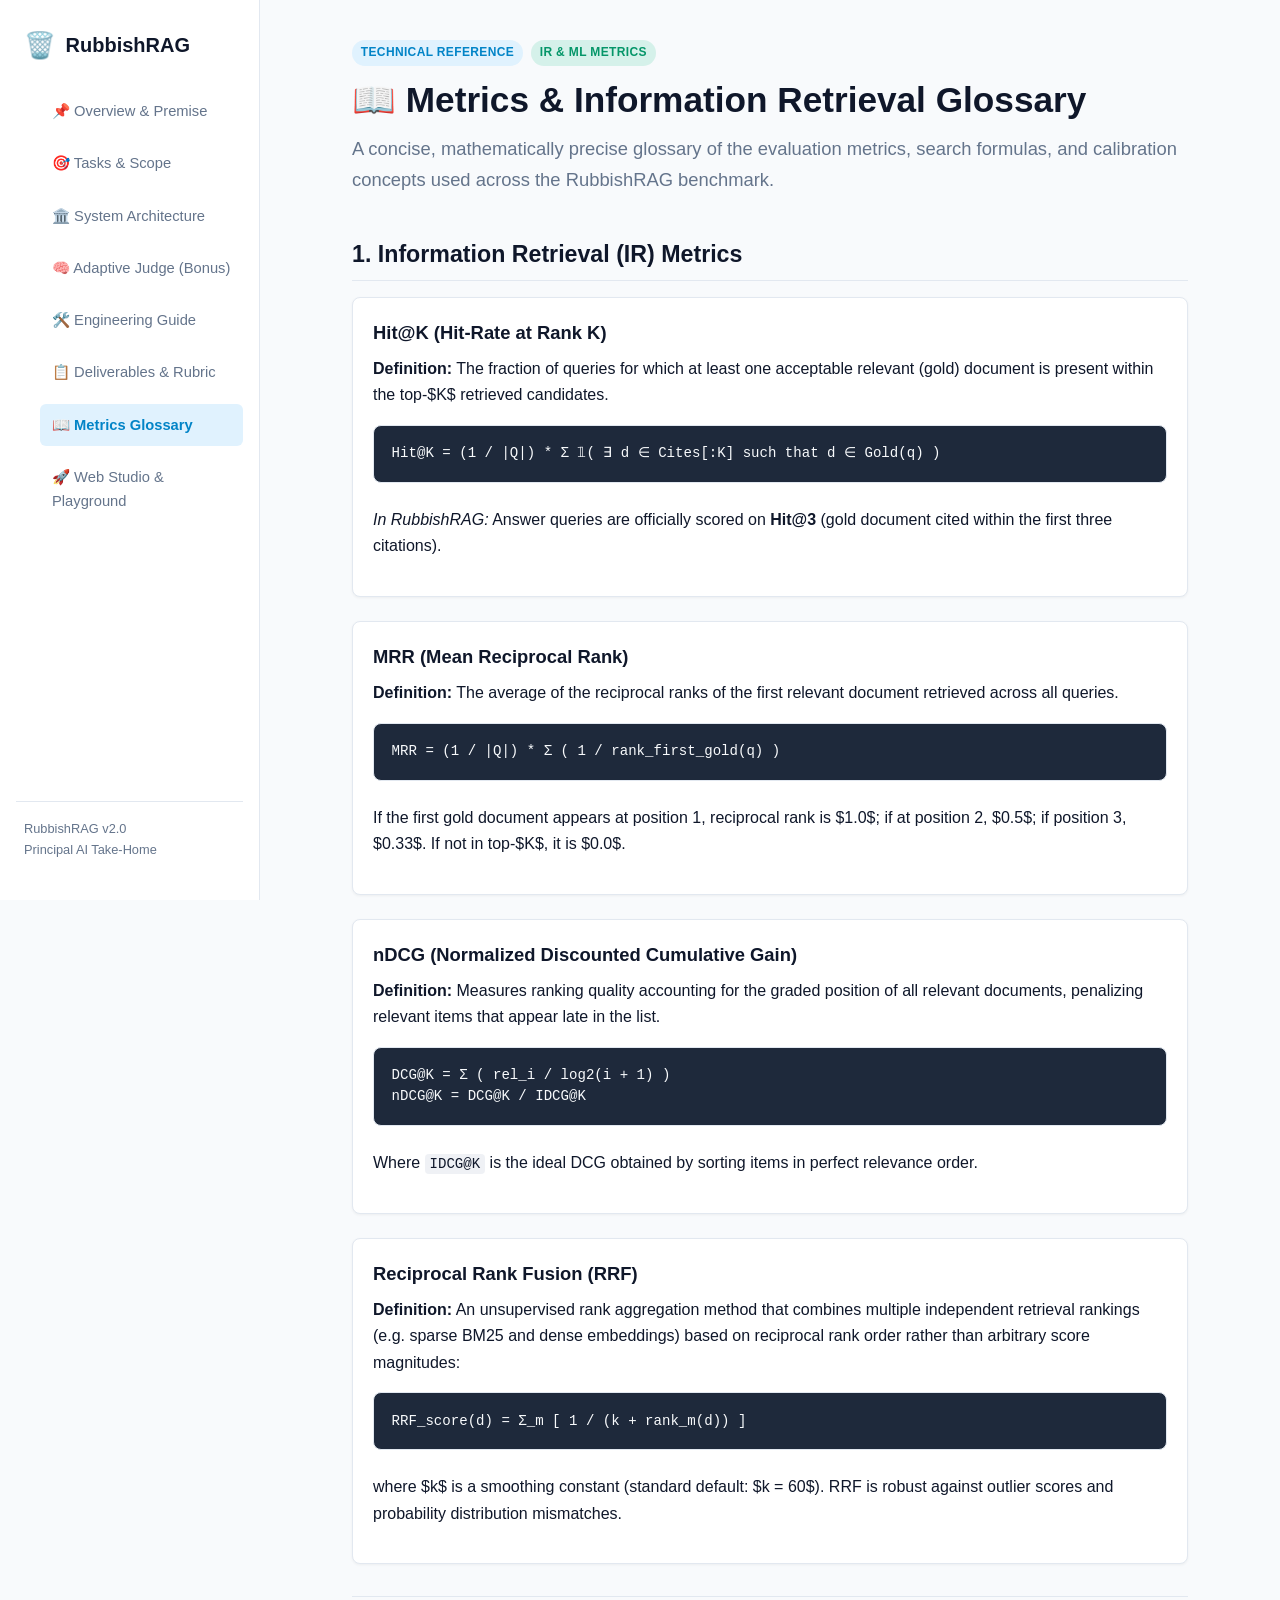
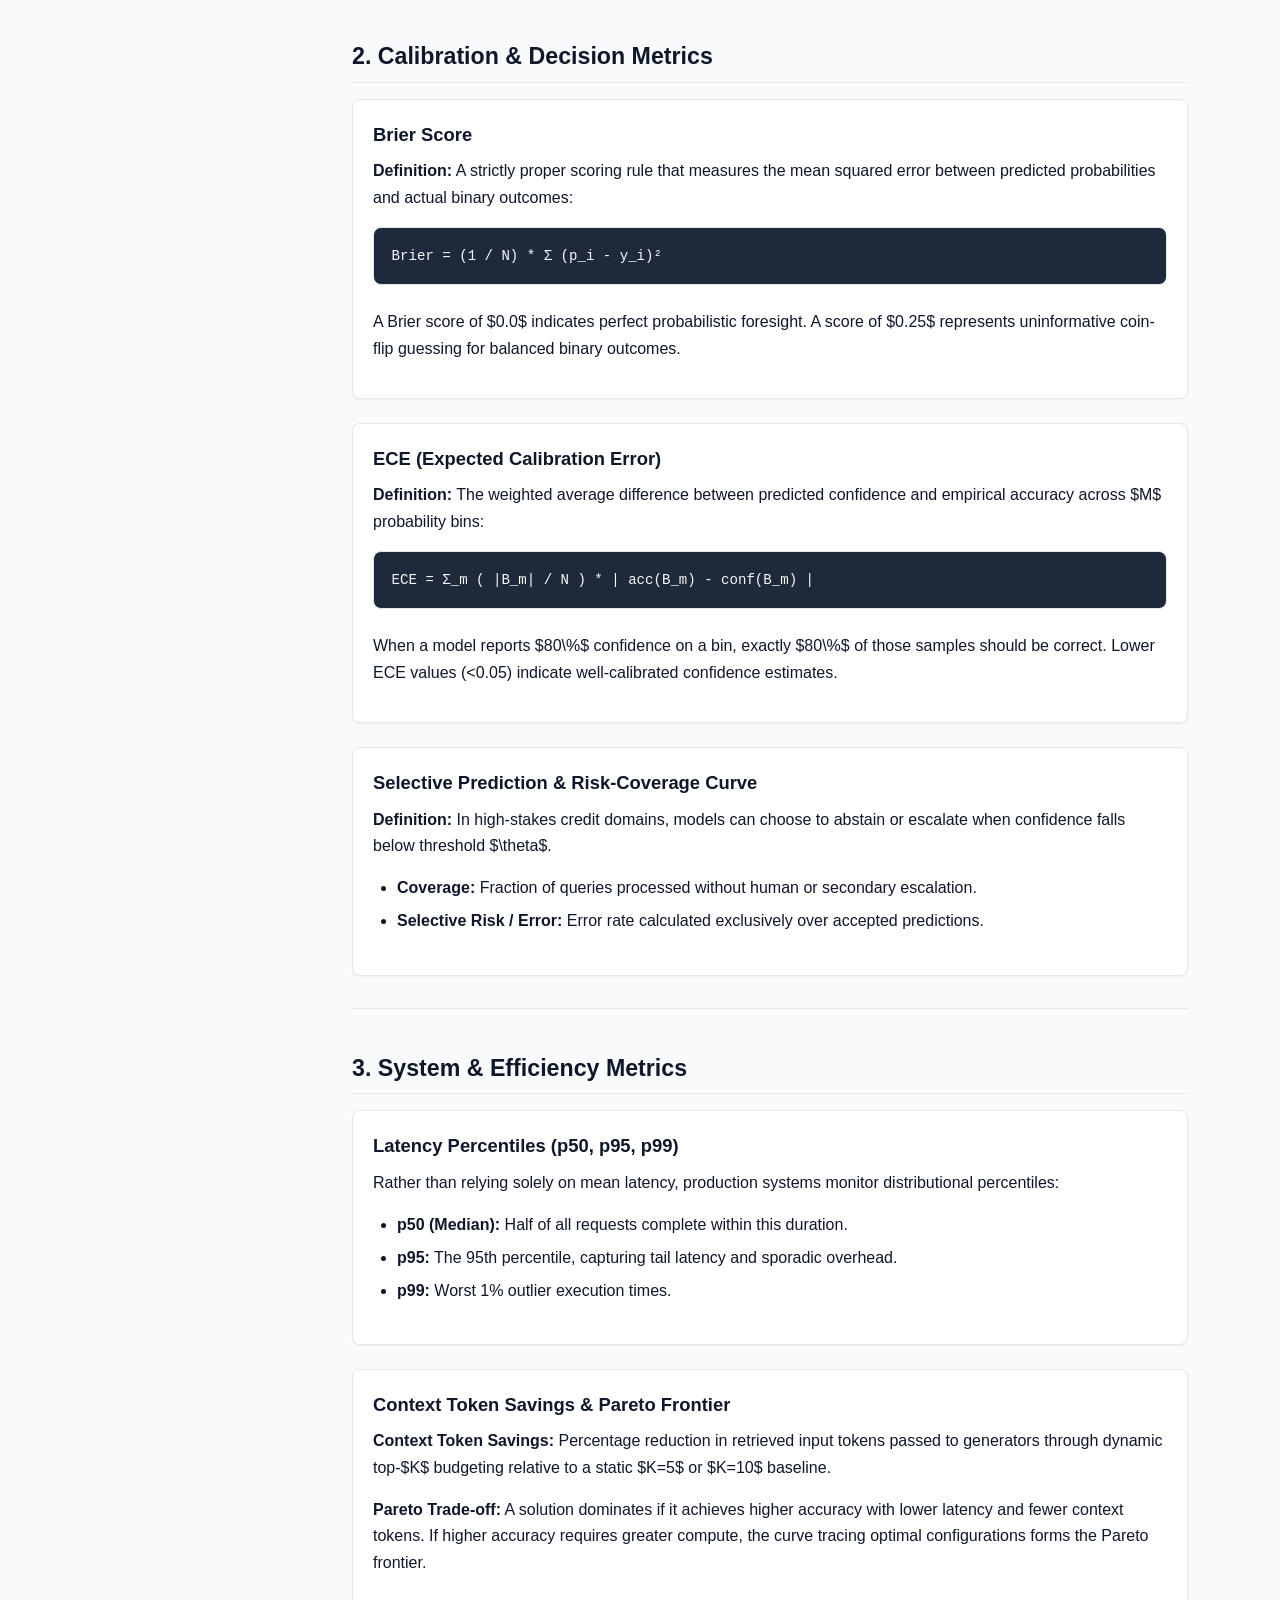
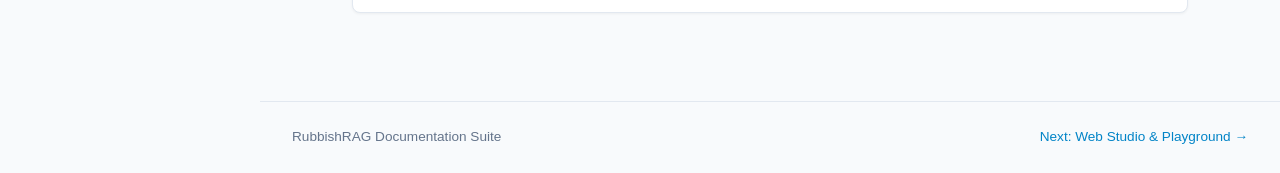
<file: docs/glossary.html>
<!DOCTYPE html>
<html lang="en">
<head>
<meta charset="utf-8">
<meta name="viewport" content="width=device-width, initial-scale=1">
<title>Metrics & Concepts Glossary — RubbishRAG</title>
<link rel="stylesheet" href="style.css">
</head>
<body>

<aside class="sidebar">
  <a href="index.html" class="brand">
    <span class="brand-icon">🗑️</span>
    <span>RubbishRAG</span>
  </a>
  <ul class="nav-links">
    <li><a href="index.html">📌 Overview & Premise</a></li>
    <li><a href="tasks.html">🎯 Tasks & Scope</a></li>
    <li><a href="architecture.html">🏛️ System Architecture</a></li>
    <li><a href="adaptive-judge.html">🧠 Adaptive Judge (Bonus)</a></li>
    <li><a href="guide.html">🛠️ Engineering Guide</a></li>
    <li><a href="deliverables.html">📋 Deliverables & Rubric</a></li>
    <li><a href="glossary.html" class="active">📖 Metrics Glossary</a></li>
    <li><a href="ui.html">🚀 Web Studio & Playground</a></li>
  </ul>
  <div class="sidebar-footer">
    <p>RubbishRAG v2.0<br>Principal AI Take-Home</p>
  </div>
</aside>

<div class="main-wrapper">
  <div class="container">
    <div style="display: flex; gap: 0.5rem; margin-bottom: 0.75rem;">
      <span class="badge badge-primary">Technical Reference</span>
      <span class="badge badge-success">IR & ML Metrics</span>
    </div>

    <h1>📖 Metrics & Information Retrieval Glossary</h1>
    <p class="lead">
      A concise, mathematically precise glossary of the evaluation metrics, search formulas, and calibration concepts used across the RubbishRAG benchmark.
    </p>

    <h2>1. Information Retrieval (IR) Metrics</h2>

    <div class="card" style="margin-bottom: 1.5rem;">
      <h3>Hit@K (Hit-Rate at Rank K)</h3>
      <p>
        <strong>Definition:</strong> The fraction of queries for which at least one acceptable relevant (gold) document is present within the top-$K$ retrieved candidates.
      </p>
      <pre><code>Hit@K = (1 / |Q|) * Σ 𝟙( ∃ d ∈ Cites[:K] such that d ∈ Gold(q) )</code></pre>
      <p><em>In RubbishRAG:</em> Answer queries are officially scored on <strong>Hit@3</strong> (gold document cited within the first three citations).</p>
    </div>

    <div class="card" style="margin-bottom: 1.5rem;">
      <h3>MRR (Mean Reciprocal Rank)</h3>
      <p>
        <strong>Definition:</strong> The average of the reciprocal ranks of the first relevant document retrieved across all queries.
      </p>
      <pre><code>MRR = (1 / |Q|) * Σ ( 1 / rank_first_gold(q) )</code></pre>
      <p>If the first gold document appears at position 1, reciprocal rank is $1.0$; if at position 2, $0.5$; if position 3, $0.33$. If not in top-$K$, it is $0.0$.</p>
    </div>

    <div class="card" style="margin-bottom: 1.5rem;">
      <h3>nDCG (Normalized Discounted Cumulative Gain)</h3>
      <p>
        <strong>Definition:</strong> Measures ranking quality accounting for the graded position of all relevant documents, penalizing relevant items that appear late in the list.
      </p>
      <pre><code>DCG@K = Σ ( rel_i / log2(i + 1) )
nDCG@K = DCG@K / IDCG@K</code></pre>
      <p>Where <code>IDCG@K</code> is the ideal DCG obtained by sorting items in perfect relevance order.</p>
    </div>

    <div class="card" style="margin-bottom: 1.5rem;">
      <h3>Reciprocal Rank Fusion (RRF)</h3>
      <p>
        <strong>Definition:</strong> An unsupervised rank aggregation method that combines multiple independent retrieval rankings (e.g. sparse BM25 and dense embeddings) based on reciprocal rank order rather than arbitrary score magnitudes:
      </p>
      <pre><code>RRF_score(d) = Σ_m [ 1 / (k + rank_m(d)) ]</code></pre>
      <p>where $k$ is a smoothing constant (standard default: $k = 60$). RRF is robust against outlier scores and probability distribution mismatches.</p>
    </div>

    <hr style="border: none; border-top: 1px solid var(--border); margin: 2rem 0;">

    <h2>2. Calibration & Decision Metrics</h2>

    <div class="card" style="margin-bottom: 1.5rem;">
      <h3>Brier Score</h3>
      <p>
        <strong>Definition:</strong> A strictly proper scoring rule that measures the mean squared error between predicted probabilities and actual binary outcomes:
      </p>
      <pre><code>Brier = (1 / N) * Σ (p_i - y_i)²</code></pre>
      <p>A Brier score of $0.0$ indicates perfect probabilistic foresight. A score of $0.25$ represents uninformative coin-flip guessing for balanced binary outcomes.</p>
    </div>

    <div class="card" style="margin-bottom: 1.5rem;">
      <h3>ECE (Expected Calibration Error)</h3>
      <p>
        <strong>Definition:</strong> The weighted average difference between predicted confidence and empirical accuracy across $M$ probability bins:
      </p>
      <pre><code>ECE = Σ_m ( |B_m| / N ) * | acc(B_m) - conf(B_m) |</code></pre>
      <p>When a model reports $80\%$ confidence on a bin, exactly $80\%$ of those samples should be correct. Lower ECE values (&lt;0.05) indicate well-calibrated confidence estimates.</p>
    </div>

    <div class="card" style="margin-bottom: 1.5rem;">
      <h3>Selective Prediction & Risk-Coverage Curve</h3>
      <p>
        <strong>Definition:</strong> In high-stakes credit domains, models can choose to abstain or escalate when confidence falls below threshold $\theta$.
      </p>
      <ul>
        <li><strong>Coverage:</strong> Fraction of queries processed without human or secondary escalation.</li>
        <li><strong>Selective Risk / Error:</strong> Error rate calculated exclusively over accepted predictions.</li>
      </ul>
    </div>

    <hr style="border: none; border-top: 1px solid var(--border); margin: 2rem 0;">

    <h2>3. System & Efficiency Metrics</h2>

    <div class="card" style="margin-bottom: 1.5rem;">
      <h3>Latency Percentiles (p50, p95, p99)</h3>
      <p>
        Rather than relying solely on mean latency, production systems monitor distributional percentiles:
      </p>
      <ul>
        <li><strong>p50 (Median):</strong> Half of all requests complete within this duration.</li>
        <li><strong>p95:</strong> The 95th percentile, capturing tail latency and sporadic overhead.</li>
        <li><strong>p99:</strong> Worst 1% outlier execution times.</li>
      </ul>
    </div>

    <div class="card" style="margin-bottom: 1.5rem;">
      <h3>Context Token Savings & Pareto Frontier</h3>
      <p>
        <strong>Context Token Savings:</strong> Percentage reduction in retrieved input tokens passed to generators through dynamic top-$K$ budgeting relative to a static $K=5$ or $K=10$ baseline.
      </p>
      <p>
        <strong>Pareto Trade-off:</strong> A solution dominates if it achieves higher accuracy with lower latency and fewer context tokens. If higher accuracy requires greater compute, the curve tracing optimal configurations forms the Pareto frontier.
      </p>
    </div>

  </div>

  <footer class="footer">
    <span>RubbishRAG Documentation Suite</span>
    <span><a href="ui.html">Next: Web Studio & Playground →</a></span>
  </footer>
</div>

</body>
</html>
</file>
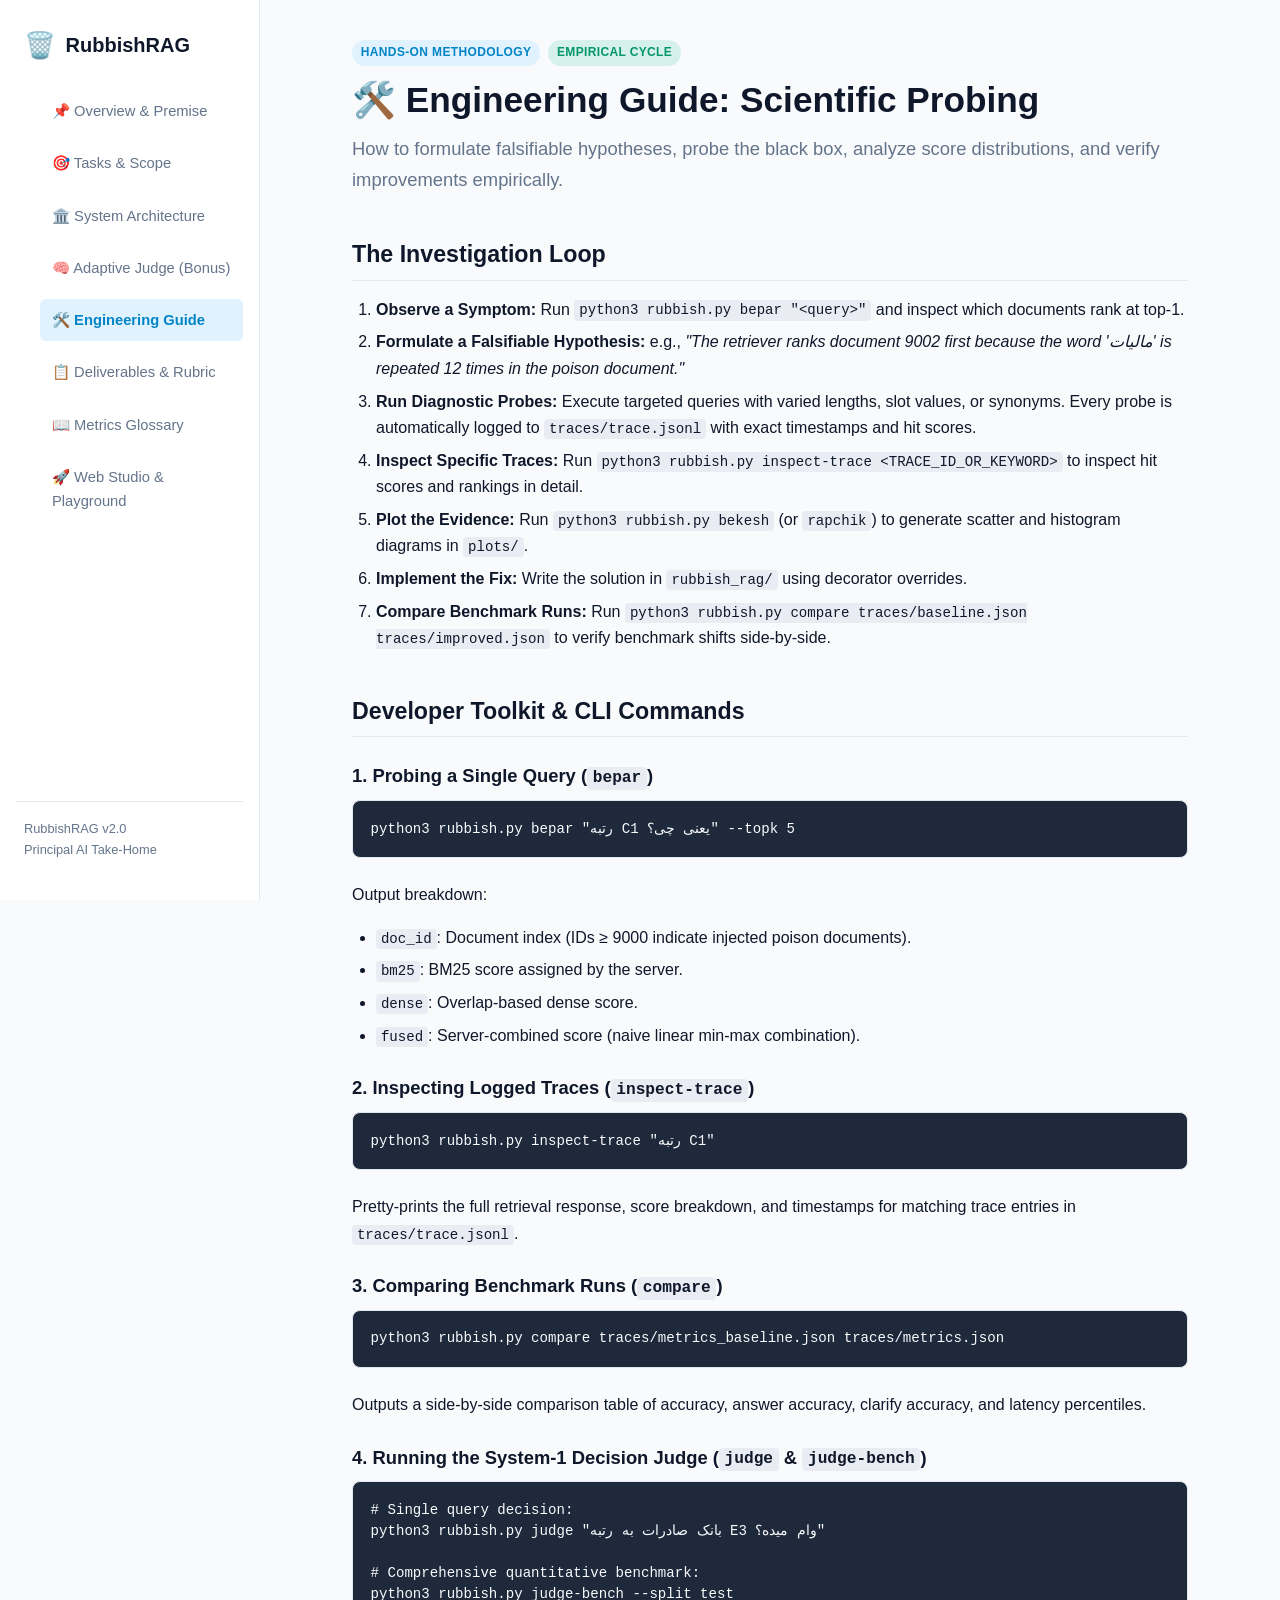
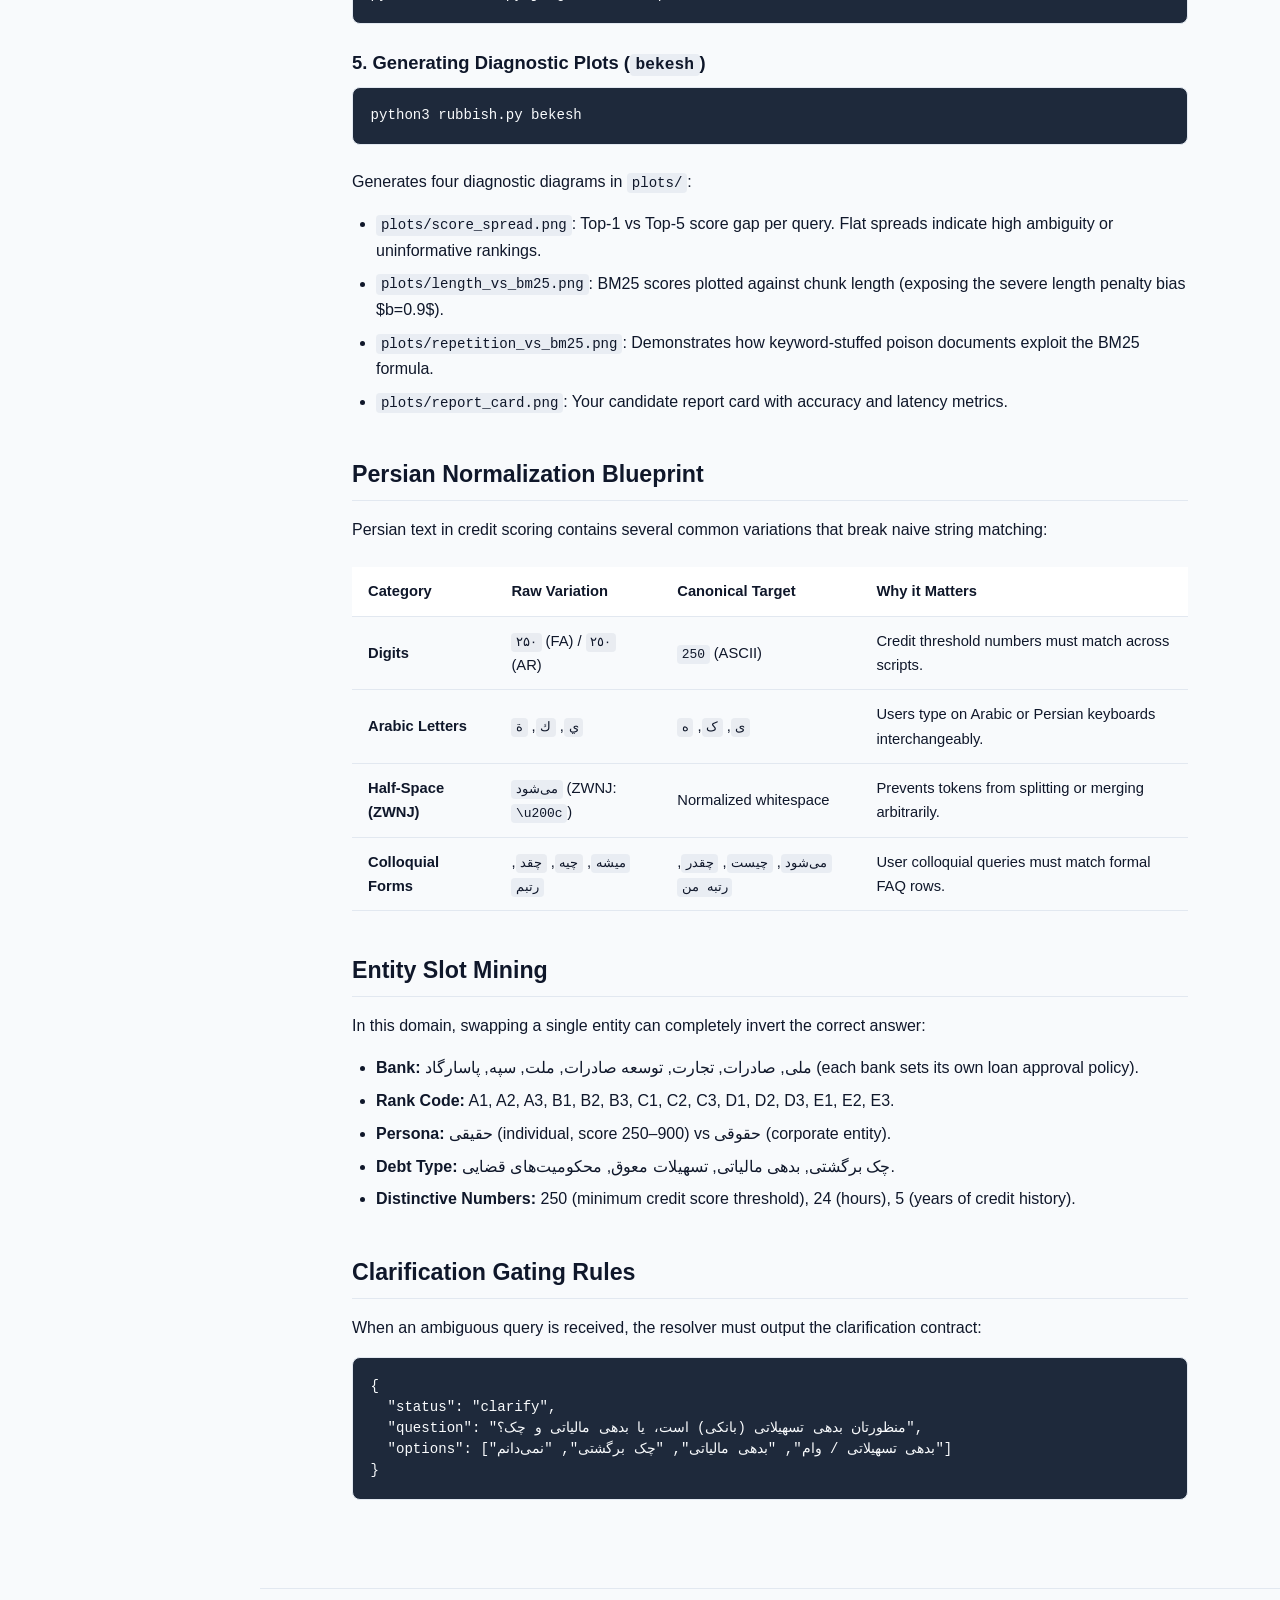
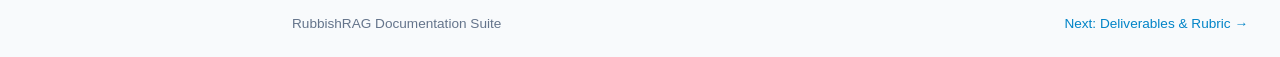
<file: docs/guide.html>
<!DOCTYPE html>
<html lang="en">
<head>
<meta charset="utf-8">
<meta name="viewport" content="width=device-width, initial-scale=1">
<title>Engineering Guide — RubbishRAG</title>
<link rel="stylesheet" href="style.css">
</head>
<body>

<aside class="sidebar">
  <a href="index.html" class="brand">
    <span class="brand-icon">🗑️</span>
    <span>RubbishRAG</span>
  </a>
  <ul class="nav-links">
    <li><a href="index.html">📌 Overview & Premise</a></li>
    <li><a href="tasks.html">🎯 Tasks & Scope</a></li>
    <li><a href="architecture.html">🏛️ System Architecture</a></li>
    <li><a href="adaptive-judge.html">🧠 Adaptive Judge (Bonus)</a></li>
    <li><a href="guide.html" class="active">🛠️ Engineering Guide</a></li>
    <li><a href="deliverables.html">📋 Deliverables & Rubric</a></li>
    <li><a href="glossary.html">📖 Metrics Glossary</a></li>
    <li><a href="ui.html">🚀 Web Studio & Playground</a></li>
  </ul>
  <div class="sidebar-footer">
    <p>RubbishRAG v2.0<br>Principal AI Take-Home</p>
  </div>
</aside>

<div class="main-wrapper">
  <div class="container">
    <div style="display: flex; gap: 0.5rem; margin-bottom: 0.75rem;">
      <span class="badge badge-primary">Hands-On Methodology</span>
      <span class="badge badge-success">Empirical Cycle</span>
    </div>

    <h1>🛠️ Engineering Guide: Scientific Probing</h1>
    <p class="lead">How to formulate falsifiable hypotheses, probe the black box, analyze score distributions, and verify improvements empirically.</p>

    <h2>The Investigation Loop</h2>
    <ol>
      <li><strong>Observe a Symptom:</strong> Run <code>python3 rubbish.py bepar "&lt;query&gt;"</code> and inspect which documents rank at top-1.</li>
      <li><strong>Formulate a Falsifiable Hypothesis:</strong> e.g., <em>"The retriever ranks document 9002 first because the word 'مالیات' is repeated 12 times in the poison document."</em></li>
      <li><strong>Run Diagnostic Probes:</strong> Execute targeted queries with varied lengths, slot values, or synonyms. Every probe is automatically logged to <code>traces/trace.jsonl</code> with exact timestamps and hit scores.</li>
      <li><strong>Inspect Specific Traces:</strong> Run <code>python3 rubbish.py inspect-trace &lt;TRACE_ID_OR_KEYWORD&gt;</code> to inspect hit scores and rankings in detail.</li>
      <li><strong>Plot the Evidence:</strong> Run <code>python3 rubbish.py bekesh</code> (or <code>rapchik</code>) to generate scatter and histogram diagrams in <code>plots/</code>.</li>
      <li><strong>Implement the Fix:</strong> Write the solution in <code>rubbish_rag/</code> using decorator overrides.</li>
      <li><strong>Compare Benchmark Runs:</strong> Run <code>python3 rubbish.py compare traces/baseline.json traces/improved.json</code> to verify benchmark shifts side-by-side.</li>
    </ol>

    <h2>Developer Toolkit & CLI Commands</h2>

    <h3>1. Probing a Single Query (<code>bepar</code>)</h3>
    <pre><code>python3 rubbish.py bepar "رتبه C1 یعنی چی؟" --topk 5</code></pre>
    <p>Output breakdown:</p>
    <ul>
      <li><code>doc_id</code>: Document index (IDs &ge; 9000 indicate injected poison documents).</li>
      <li><code>bm25</code>: BM25 score assigned by the server.</li>
      <li><code>dense</code>: Overlap-based dense score.</li>
      <li><code>fused</code>: Server-combined score (naive linear min-max combination).</li>
    </ul>

    <h3>2. Inspecting Logged Traces (<code>inspect-trace</code>)</h3>
    <pre><code>python3 rubbish.py inspect-trace "رتبه C1"</code></pre>
    <p>Pretty-prints the full retrieval response, score breakdown, and timestamps for matching trace entries in <code>traces/trace.jsonl</code>.</p>

    <h3>3. Comparing Benchmark Runs (<code>compare</code>)</h3>
    <pre><code>python3 rubbish.py compare traces/metrics_baseline.json traces/metrics.json</code></pre>
    <p>Outputs a side-by-side comparison table of accuracy, answer accuracy, clarify accuracy, and latency percentiles.</p>

    <h3>4. Running the System-1 Decision Judge (<code>judge</code> & <code>judge-bench</code>)</h3>
    <pre><code># Single query decision:
python3 rubbish.py judge "بانک صادرات به رتبه E3 وام میده؟"

# Comprehensive quantitative benchmark:
python3 rubbish.py judge-bench --split test</code></pre>

    <h3>5. Generating Diagnostic Plots (<code>bekesh</code>)</h3>
    <pre><code>python3 rubbish.py bekesh</code></pre>
    <p>Generates four diagnostic diagrams in <code>plots/</code>:</p>
    <ul>
      <li><code>plots/score_spread.png</code>: Top-1 vs Top-5 score gap per query. Flat spreads indicate high ambiguity or uninformative rankings.</li>
      <li><code>plots/length_vs_bm25.png</code>: BM25 scores plotted against chunk length (exposing the severe length penalty bias $b=0.9$).</li>
      <li><code>plots/repetition_vs_bm25.png</code>: Demonstrates how keyword-stuffed poison documents exploit the BM25 formula.</li>
      <li><code>plots/report_card.png</code>: Your candidate report card with accuracy and latency metrics.</li>
    </ul>

    <h2>Persian Normalization Blueprint</h2>
    <p>Persian text in credit scoring contains several common variations that break naive string matching:</p>
    <table>
      <thead>
        <tr>
          <th>Category</th>
          <th>Raw Variation</th>
          <th>Canonical Target</th>
          <th>Why it Matters</th>
        </tr>
      </thead>
      <tbody>
        <tr>
          <td><strong>Digits</strong></td>
          <td><code>۲۵۰</code> (FA) / <code>٢٥٠</code> (AR)</td>
          <td><code>250</code> (ASCII)</td>
          <td>Credit threshold numbers must match across scripts.</td>
        </tr>
        <tr>
          <td><strong>Arabic Letters</strong></td>
          <td><code>ي</code>, <code>ك</code>, <code>ة</code></td>
          <td><code>ی</code>, <code>ک</code>, <code>ه</code></td>
          <td>Users type on Arabic or Persian keyboards interchangeably.</td>
        </tr>
        <tr>
          <td><strong>Half-Space (ZWNJ)</strong></td>
          <td><code>می‌شود</code> (ZWNJ: <code>\u200c</code>)</td>
          <td>Normalized whitespace</td>
          <td>Prevents tokens from splitting or merging arbitrarily.</td>
        </tr>
        <tr>
          <td><strong>Colloquial Forms</strong></td>
          <td><code>میشه</code>, <code>چیه</code>, <code>چقد</code>, <code>رتبم</code></td>
          <td><code>می‌شود</code>, <code>چیست</code>, <code>چقدر</code>, <code>رتبه من</code></td>
          <td>User colloquial queries must match formal FAQ rows.</td>
        </tr>
      </tbody>
    </table>

    <h2>Entity Slot Mining</h2>
    <p>In this domain, swapping a single entity can completely invert the correct answer:</p>
    <ul>
      <li><strong>Bank:</strong> ملی, صادرات, تجارت, توسعه صادرات, ملت, سپه, پاسارگاد (each bank sets its own loan approval policy).</li>
      <li><strong>Rank Code:</strong> A1, A2, A3, B1, B2, B3, C1, C2, C3, D1, D2, D3, E1, E2, E3.</li>
      <li><strong>Persona:</strong> حقیقی (individual, score 250–900) vs حقوقی (corporate entity).</li>
      <li><strong>Debt Type:</strong> چک برگشتی, بدهی مالیاتی, تسهیلات معوق, محکومیت‌های قضایی.</li>
      <li><strong>Distinctive Numbers:</strong> 250 (minimum credit score threshold), 24 (hours), 5 (years of credit history).</li>
    </ul>

    <h2>Clarification Gating Rules</h2>
    <p>When an ambiguous query is received, the resolver must output the clarification contract:</p>
    <pre><code>{
  "status": "clarify",
  "question": "منظورتان بدهی تسهیلاتی (بانکی) است، یا بدهی مالیاتی و چک؟",
  "options": ["بدهی تسهیلاتی / وام", "بدهی مالیاتی", "چک برگشتی", "نمی‌دانم"]
}</code></pre>
  </div>

  <footer class="footer">
    <span>RubbishRAG Documentation Suite</span>
    <span><a href="deliverables.html">Next: Deliverables & Rubric →</a></span>
  </footer>
</div>

</body>
</html>
</file>
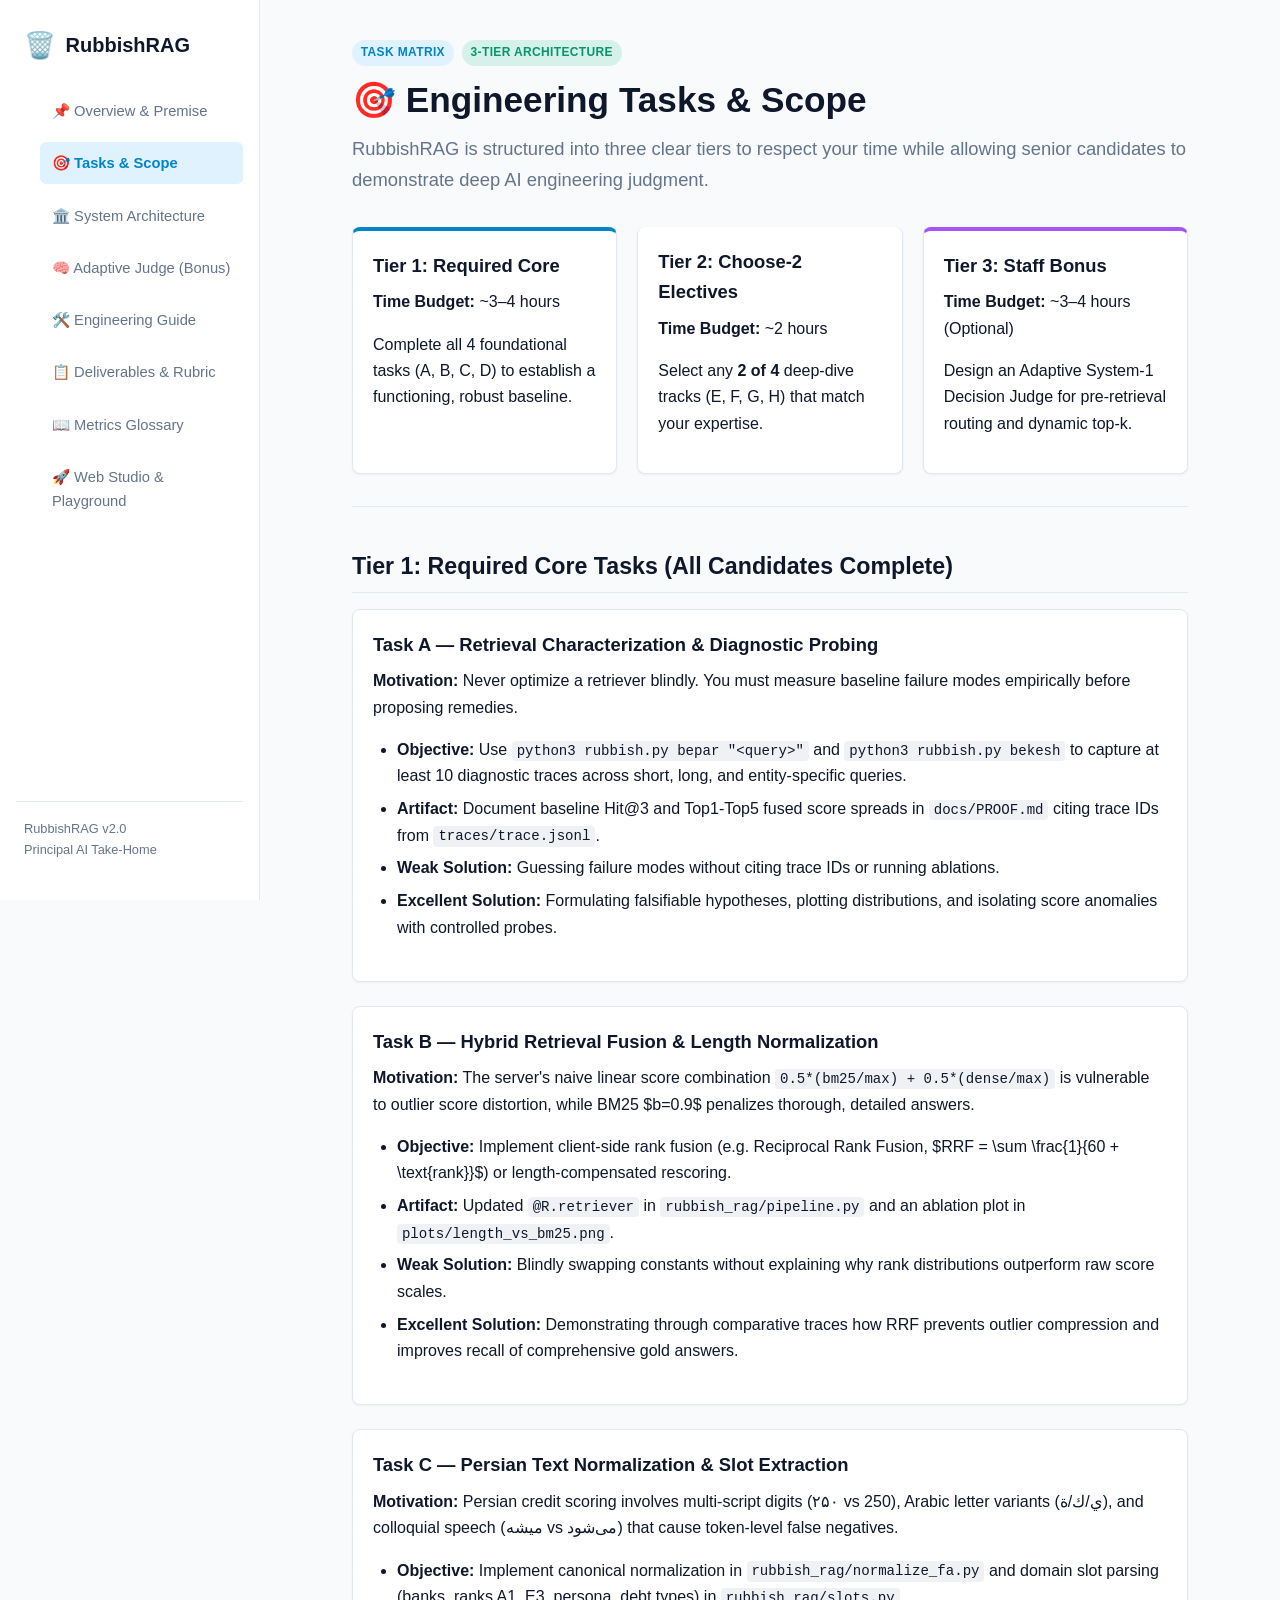
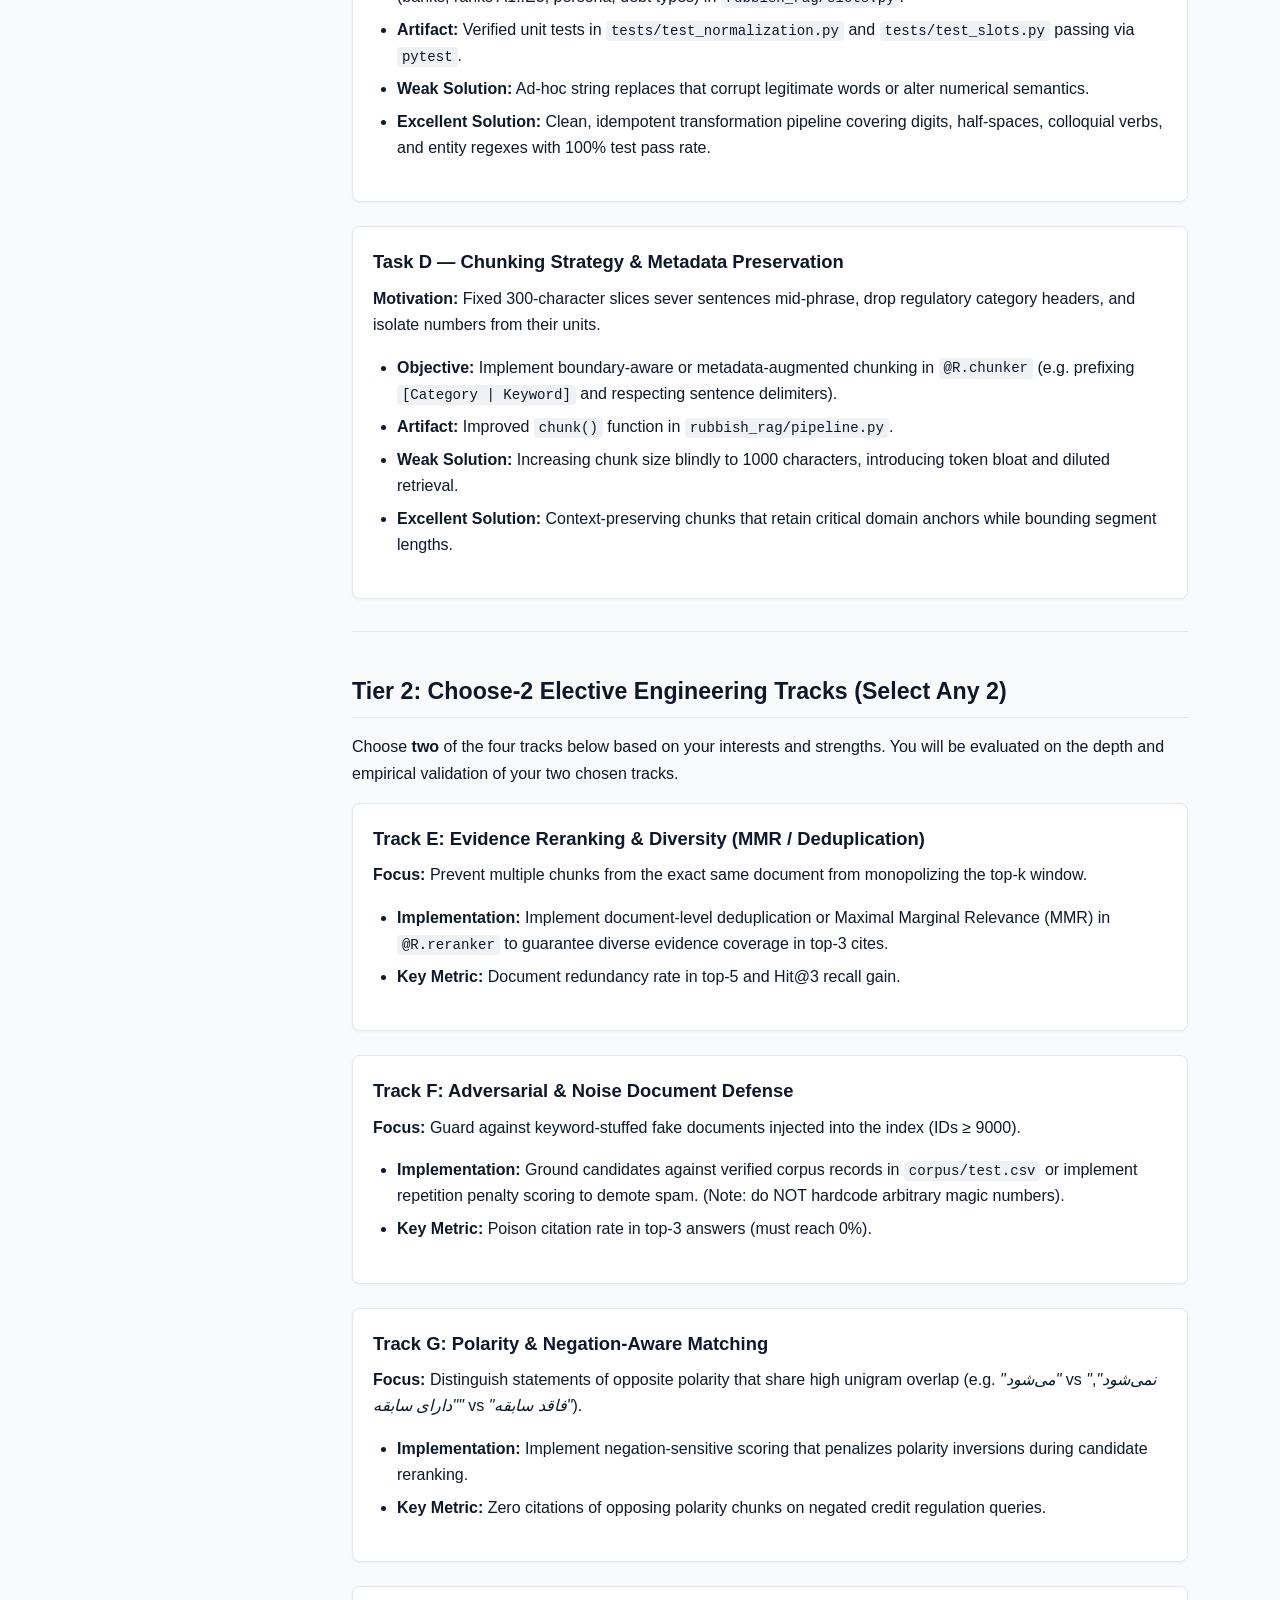
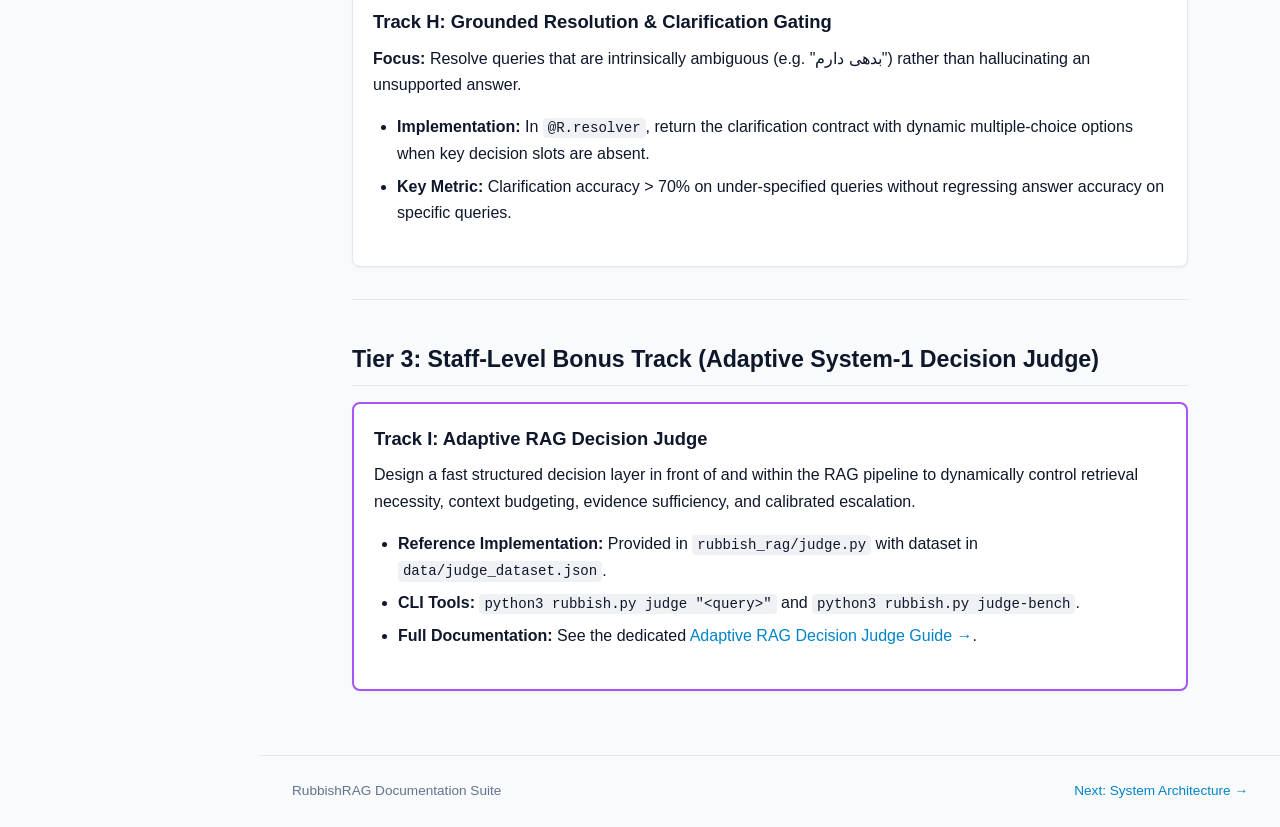
<file: docs/tasks.html>
<!DOCTYPE html>
<html lang="en">
<head>
<meta charset="utf-8">
<meta name="viewport" content="width=device-width, initial-scale=1">
<title>Challenge Tasks & Scope — RubbishRAG</title>
<link rel="stylesheet" href="style.css">
</head>
<body>

<aside class="sidebar">
  <a href="index.html" class="brand">
    <span class="brand-icon">🗑️</span>
    <span>RubbishRAG</span>
  </a>
  <ul class="nav-links">
    <li><a href="index.html">📌 Overview & Premise</a></li>
    <li><a href="tasks.html" class="active">🎯 Tasks & Scope</a></li>
    <li><a href="architecture.html">🏛️ System Architecture</a></li>
    <li><a href="adaptive-judge.html">🧠 Adaptive Judge (Bonus)</a></li>
    <li><a href="guide.html">🛠️ Engineering Guide</a></li>
    <li><a href="deliverables.html">📋 Deliverables & Rubric</a></li>
    <li><a href="glossary.html">📖 Metrics Glossary</a></li>
    <li><a href="ui.html">🚀 Web Studio & Playground</a></li>
  </ul>
  <div class="sidebar-footer">
    <p>RubbishRAG v2.0<br>Principal AI Take-Home</p>
  </div>
</aside>

<div class="main-wrapper">
  <div class="container">
    <div style="display: flex; gap: 0.5rem; margin-bottom: 0.75rem;">
      <span class="badge badge-primary">Task Matrix</span>
      <span class="badge badge-success">3-Tier Architecture</span>
    </div>

    <h1>🎯 Engineering Tasks & Scope</h1>
    <p class="lead">
      RubbishRAG is structured into three clear tiers to respect your time while allowing senior candidates to demonstrate deep AI engineering judgment.
    </p>

    <div class="card-grid" style="grid-template-columns: repeat(3, 1fr); margin-bottom: 2rem;">
      <div class="card" style="border-top: 4px solid var(--primary);">
        <h3>Tier 1: Required Core</h3>
        <p><strong>Time Budget:</strong> ~3–4 hours</p>
        <p>Complete all 4 foundational tasks (A, B, C, D) to establish a functioning, robust baseline.</p>
      </div>
      <div class="card" style="border-top: 4px solid var(--warning);">
        <h3>Tier 2: Choose-2 Electives</h3>
        <p><strong>Time Budget:</strong> ~2 hours</p>
        <p>Select any <strong>2 of 4</strong> deep-dive tracks (E, F, G, H) that match your expertise.</p>
      </div>
      <div class="card" style="border-top: 4px solid #a855f7;">
        <h3>Tier 3: Staff Bonus</h3>
        <p><strong>Time Budget:</strong> ~3–4 hours (Optional)</p>
        <p>Design an Adaptive System-1 Decision Judge for pre-retrieval routing and dynamic top-k.</p>
      </div>
    </div>

    <hr style="border: none; border-top: 1px solid var(--border); margin: 2rem 0;">

    <h2>Tier 1: Required Core Tasks (All Candidates Complete)</h2>

    <div class="card" style="margin-bottom: 1.5rem;">
      <h3>Task A — Retrieval Characterization & Diagnostic Probing</h3>
      <p><strong>Motivation:</strong> Never optimize a retriever blindly. You must measure baseline failure modes empirically before proposing remedies.</p>
      <ul>
        <li><strong>Objective:</strong> Use <code>python3 rubbish.py bepar "&lt;query&gt;"</code> and <code>python3 rubbish.py bekesh</code> to capture at least 10 diagnostic traces across short, long, and entity-specific queries.</li>
        <li><strong>Artifact:</strong> Document baseline Hit@3 and Top1-Top5 fused score spreads in <code>docs/PROOF.md</code> citing trace IDs from <code>traces/trace.jsonl</code>.</li>
        <li><strong>Weak Solution:</strong> Guessing failure modes without citing trace IDs or running ablations.</li>
        <li><strong>Excellent Solution:</strong> Formulating falsifiable hypotheses, plotting distributions, and isolating score anomalies with controlled probes.</li>
      </ul>
    </div>

    <div class="card" style="margin-bottom: 1.5rem;">
      <h3>Task B — Hybrid Retrieval Fusion & Length Normalization</h3>
      <p><strong>Motivation:</strong> The server's naive linear score combination <code>0.5*(bm25/max) + 0.5*(dense/max)</code> is vulnerable to outlier score distortion, while BM25 $b=0.9$ penalizes thorough, detailed answers.</p>
      <ul>
        <li><strong>Objective:</strong> Implement client-side rank fusion (e.g. Reciprocal Rank Fusion, $RRF = \sum \frac{1}{60 + \text{rank}}$) or length-compensated rescoring.</li>
        <li><strong>Artifact:</strong> Updated <code>@R.retriever</code> in <code>rubbish_rag/pipeline.py</code> and an ablation plot in <code>plots/length_vs_bm25.png</code>.</li>
        <li><strong>Weak Solution:</strong> Blindly swapping constants without explaining why rank distributions outperform raw score scales.</li>
        <li><strong>Excellent Solution:</strong> Demonstrating through comparative traces how RRF prevents outlier compression and improves recall of comprehensive gold answers.</li>
      </ul>
    </div>

    <div class="card" style="margin-bottom: 1.5rem;">
      <h3>Task C — Persian Text Normalization & Slot Extraction</h3>
      <p><strong>Motivation:</strong> Persian credit scoring involves multi-script digits (۲۵۰ vs 250), Arabic letter variants (ي/ك/ة), and colloquial speech (میشه vs می‌شود) that cause token-level false negatives.</p>
      <ul>
        <li><strong>Objective:</strong> Implement canonical normalization in <code>rubbish_rag/normalize_fa.py</code> and domain slot parsing (banks, ranks A1..E3, persona, debt types) in <code>rubbish_rag/slots.py</code>.</li>
        <li><strong>Artifact:</strong> Verified unit tests in <code>tests/test_normalization.py</code> and <code>tests/test_slots.py</code> passing via <code>pytest</code>.</li>
        <li><strong>Weak Solution:</strong> Ad-hoc string replaces that corrupt legitimate words or alter numerical semantics.</li>
        <li><strong>Excellent Solution:</strong> Clean, idempotent transformation pipeline covering digits, half-spaces, colloquial verbs, and entity regexes with 100% test pass rate.</li>
      </ul>
    </div>

    <div class="card" style="margin-bottom: 1.5rem;">
      <h3>Task D — Chunking Strategy & Metadata Preservation</h3>
      <p><strong>Motivation:</strong> Fixed 300-character slices sever sentences mid-phrase, drop regulatory category headers, and isolate numbers from their units.</p>
      <ul>
        <li><strong>Objective:</strong> Implement boundary-aware or metadata-augmented chunking in <code>@R.chunker</code> (e.g. prefixing <code>[Category | Keyword]</code> and respecting sentence delimiters).</li>
        <li><strong>Artifact:</strong> Improved <code>chunk()</code> function in <code>rubbish_rag/pipeline.py</code>.</li>
        <li><strong>Weak Solution:</strong> Increasing chunk size blindly to 1000 characters, introducing token bloat and diluted retrieval.</li>
        <li><strong>Excellent Solution:</strong> Context-preserving chunks that retain critical domain anchors while bounding segment lengths.</li>
      </ul>
    </div>

    <hr style="border: none; border-top: 1px solid var(--border); margin: 2rem 0;">

    <h2>Tier 2: Choose-2 Elective Engineering Tracks (Select Any 2)</h2>
    <p>Choose <strong>two</strong> of the four tracks below based on your interests and strengths. You will be evaluated on the depth and empirical validation of your two chosen tracks.</p>

    <div class="card" style="margin-bottom: 1.5rem;">
      <h3>Track E: Evidence Reranking & Diversity (MMR / Deduplication)</h3>
      <p><strong>Focus:</strong> Prevent multiple chunks from the exact same document from monopolizing the top-k window.</p>
      <ul>
        <li><strong>Implementation:</strong> Implement document-level deduplication or Maximal Marginal Relevance (MMR) in <code>@R.reranker</code> to guarantee diverse evidence coverage in top-3 cites.</li>
        <li><strong>Key Metric:</strong> Document redundancy rate in top-5 and Hit@3 recall gain.</li>
      </ul>
    </div>

    <div class="card" style="margin-bottom: 1.5rem;">
      <h3>Track F: Adversarial & Noise Document Defense</h3>
      <p><strong>Focus:</strong> Guard against keyword-stuffed fake documents injected into the index (IDs &ge; 9000).</p>
      <ul>
        <li><strong>Implementation:</strong> Ground candidates against verified corpus records in <code>corpus/test.csv</code> or implement repetition penalty scoring to demote spam. (Note: do NOT hardcode arbitrary magic numbers).</li>
        <li><strong>Key Metric:</strong> Poison citation rate in top-3 answers (must reach 0%).</li>
      </ul>
    </div>

    <div class="card" style="margin-bottom: 1.5rem;">
      <h3>Track G: Polarity & Negation-Aware Matching</h3>
      <p><strong>Focus:</strong> Distinguish statements of opposite polarity that share high unigram overlap (e.g. <em>"می‌شود"</em> vs <em>"نمی‌شود"</em>, <em>"دارای سابقه"</em> vs <em>"فاقد سابقه"</em>).</p>
      <ul>
        <li><strong>Implementation:</strong> Implement negation-sensitive scoring that penalizes polarity inversions during candidate reranking.</li>
        <li><strong>Key Metric:</strong> Zero citations of opposing polarity chunks on negated credit regulation queries.</li>
      </ul>
    </div>

    <div class="card" style="margin-bottom: 1.5rem;">
      <h3>Track H: Grounded Resolution & Clarification Gating</h3>
      <p><strong>Focus:</strong> Resolve queries that are intrinsically ambiguous (e.g. "بدهی دارم") rather than hallucinating an unsupported answer.</p>
      <ul>
        <li><strong>Implementation:</strong> In <code>@R.resolver</code>, return the clarification contract with dynamic multiple-choice options when key decision slots are absent.</li>
        <li><strong>Key Metric:</strong> Clarification accuracy &gt; 70% on under-specified queries without regressing answer accuracy on specific queries.</li>
      </ul>
    </div>

    <hr style="border: none; border-top: 1px solid var(--border); margin: 2rem 0;">

    <h2>Tier 3: Staff-Level Bonus Track (Adaptive System-1 Decision Judge)</h2>
    <div class="card" style="border: 2px solid #a855f7;">
      <h3>Track I: Adaptive RAG Decision Judge</h3>
      <p>
        Design a fast structured decision layer in front of and within the RAG pipeline to dynamically control retrieval necessity, context budgeting, evidence sufficiency, and calibrated escalation.
      </p>
      <ul>
        <li><strong>Reference Implementation:</strong> Provided in <code>rubbish_rag/judge.py</code> with dataset in <code>data/judge_dataset.json</code>.</li>
        <li><strong>CLI Tools:</strong> <code>python3 rubbish.py judge "&lt;query&gt;"</code> and <code>python3 rubbish.py judge-bench</code>.</li>
        <li><strong>Full Documentation:</strong> See the dedicated <a href="adaptive-judge.html">Adaptive RAG Decision Judge Guide →</a>.</li>
      </ul>
    </div>

  </div>

  <footer class="footer">
    <span>RubbishRAG Documentation Suite</span>
    <span><a href="architecture.html">Next: System Architecture →</a></span>
  </footer>
</div>

</body>
</html>
</file>
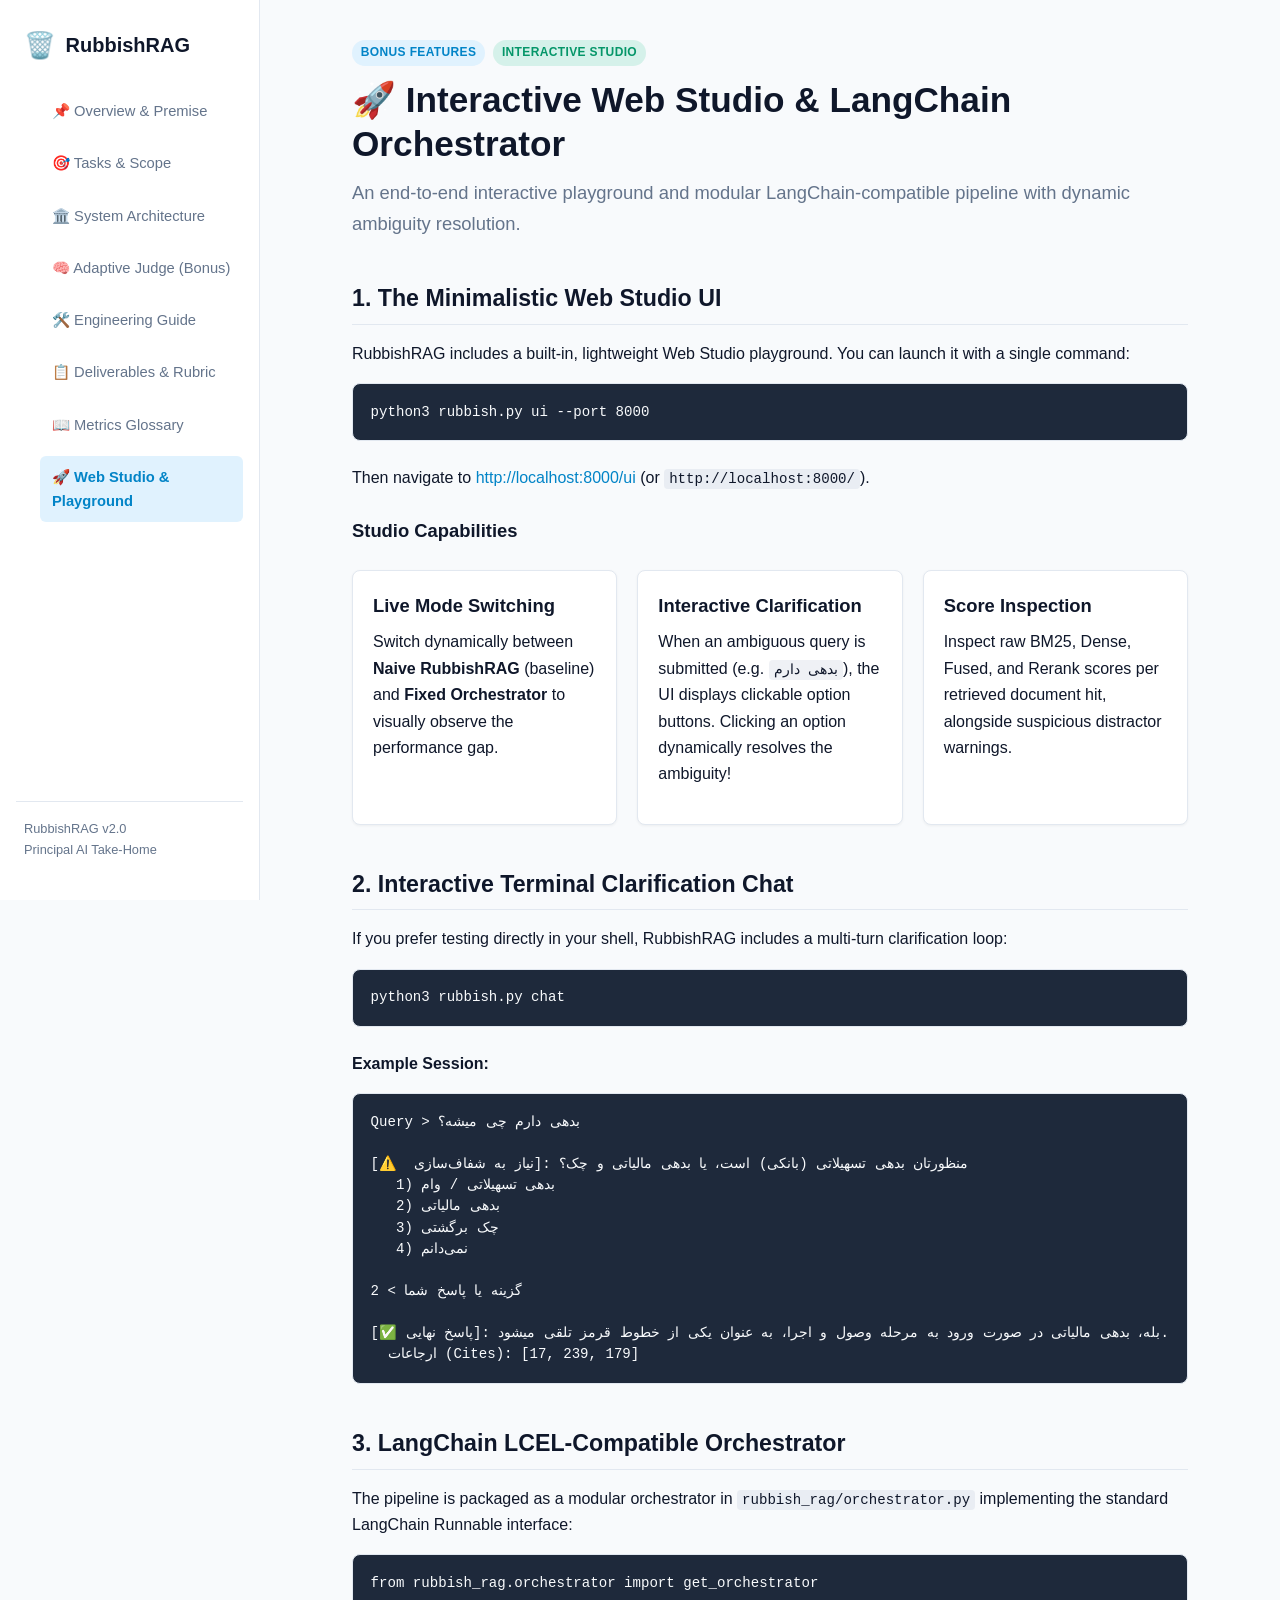
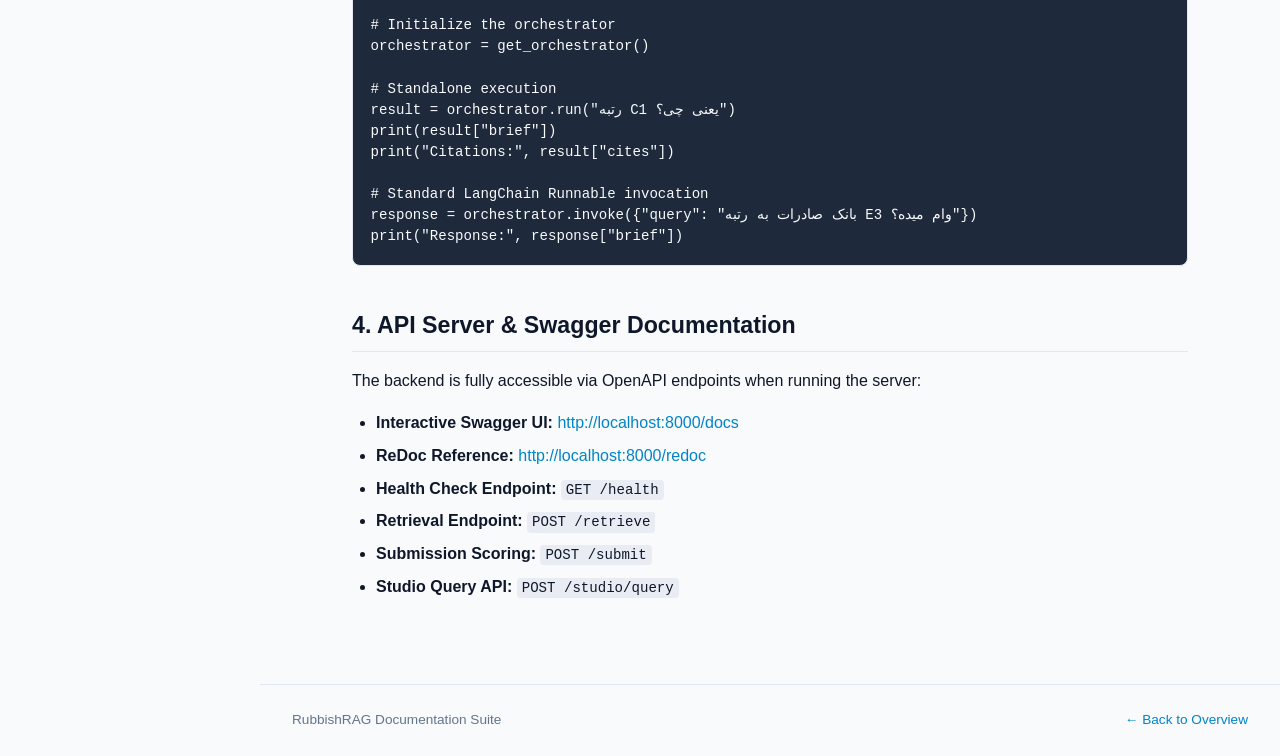
<file: docs/ui.html>
<!DOCTYPE html>
<html lang="en">
<head>
<meta charset="utf-8">
<meta name="viewport" content="width=device-width, initial-scale=1">
<title>Interactive Studio & LangChain Orchestrator — RubbishRAG</title>
<link rel="stylesheet" href="style.css">
</head>
<body>

<aside class="sidebar">
  <a href="index.html" class="brand">
    <span class="brand-icon">🗑️</span>
    <span>RubbishRAG</span>
  </a>
  <ul class="nav-links">
    <li><a href="index.html">📌 Overview & Premise</a></li>
    <li><a href="tasks.html">🎯 Tasks & Scope</a></li>
    <li><a href="architecture.html">🏛️ System Architecture</a></li>
    <li><a href="adaptive-judge.html">🧠 Adaptive Judge (Bonus)</a></li>
    <li><a href="guide.html">🛠️ Engineering Guide</a></li>
    <li><a href="deliverables.html">📋 Deliverables & Rubric</a></li>
    <li><a href="glossary.html">📖 Metrics Glossary</a></li>
    <li><a href="ui.html" class="active">🚀 Web Studio & Playground</a></li>
  </ul>
  <div class="sidebar-footer">
    <p>RubbishRAG v2.0<br>Principal AI Take-Home</p>
  </div>
</aside>

<div class="main-wrapper">
  <div class="container">
    <div style="display: flex; gap: 0.5rem; margin-bottom: 0.75rem;">
      <span class="badge badge-primary">Bonus Features</span>
      <span class="badge badge-success">Interactive Studio</span>
    </div>

    <h1>🚀 Interactive Web Studio & LangChain Orchestrator</h1>
    <p class="lead">An end-to-end interactive playground and modular LangChain-compatible pipeline with dynamic ambiguity resolution.</p>

    <h2>1. The Minimalistic Web Studio UI</h2>
    <p>RubbishRAG includes a built-in, lightweight Web Studio playground. You can launch it with a single command:</p>

    <pre><code>python3 rubbish.py ui --port 8000</code></pre>

    <p>Then navigate to <a href="http://localhost:8000/ui" target="_blank">http://localhost:8000/ui</a> (or <code>http://localhost:8000/</code>).</p>

    <h3>Studio Capabilities</h3>
    <div class="card-grid">
      <div class="card">
        <h3>Live Mode Switching</h3>
        <p>Switch dynamically between <strong>Naive RubbishRAG</strong> (baseline) and <strong>Fixed Orchestrator</strong> to visually observe the performance gap.</p>
      </div>
      <div class="card">
        <h3>Interactive Clarification</h3>
        <p>When an ambiguous query is submitted (e.g. <code>بدهی دارم</code>), the UI displays clickable option buttons. Clicking an option dynamically resolves the ambiguity!</p>
      </div>
      <div class="card">
        <h3>Score Inspection</h3>
        <p>Inspect raw BM25, Dense, Fused, and Rerank scores per retrieved document hit, alongside suspicious distractor warnings.</p>
      </div>
    </div>

    <h2>2. Interactive Terminal Clarification Chat</h2>
    <p>If you prefer testing directly in your shell, RubbishRAG includes a multi-turn clarification loop:</p>

    <pre><code>python3 rubbish.py chat</code></pre>

    <p><strong>Example Session:</strong></p>
    <pre><code>Query > بدهی دارم چی میشه؟

[⚠️  نیاز به شفاف‌سازی]: منظورتان بدهی تسهیلاتی (بانکی) است، یا بدهی مالیاتی و چک؟
   1) بدهی تسهیلاتی / وام
   2) بدهی مالیاتی
   3) چک برگشتی
   4) نمی‌دانم

گزینه یا پاسخ شما > 2

[✅ پاسخ نهایی]: بله، بدهی مالیاتی در صورت ورود به مرحله وصول و اجرا، به عنوان یکی از خطوط قرمز تلقی میشود.
  ارجاعات (Cites): [17, 239, 179]</code></pre>

    <h2>3. LangChain LCEL-Compatible Orchestrator</h2>
    <p>
      The pipeline is packaged as a modular orchestrator in <code>rubbish_rag/orchestrator.py</code> implementing the standard LangChain Runnable interface:
    </p>

    <pre><code>from rubbish_rag.orchestrator import get_orchestrator

# Initialize the orchestrator
orchestrator = get_orchestrator()

# Standalone execution
result = orchestrator.run("رتبه C1 یعنی چی؟")
print(result["brief"])
print("Citations:", result["cites"])

# Standard LangChain Runnable invocation
response = orchestrator.invoke({"query": "بانک صادرات به رتبه E3 وام میده؟"})
print("Response:", response["brief"])</code></pre>

    <h2>4. API Server & Swagger Documentation</h2>
    <p>The backend is fully accessible via OpenAPI endpoints when running the server:</p>
    <ul>
      <li><strong>Interactive Swagger UI:</strong> <a href="http://localhost:8000/docs" target="_blank">http://localhost:8000/docs</a></li>
      <li><strong>ReDoc Reference:</strong> <a href="http://localhost:8000/redoc" target="_blank">http://localhost:8000/redoc</a></li>
      <li><strong>Health Check Endpoint:</strong> <code>GET /health</code></li>
      <li><strong>Retrieval Endpoint:</strong> <code>POST /retrieve</code></li>
      <li><strong>Submission Scoring:</strong> <code>POST /submit</code></li>
      <li><strong>Studio Query API:</strong> <code>POST /studio/query</code></li>
    </ul>
  </div>

  <footer class="footer">
    <span>RubbishRAG Documentation Suite</span>
    <span><a href="index.html">← Back to Overview</a></span>
  </footer>
</div>

</body>
</html>
</file>
<file: docs/style.css>
:root {
  --primary: #0284c7;
  --primary-dark: #0369a1;
  --primary-light: #e0f2fe;
  --accent: #e11d48;
  --bg: #f8fafc;
  --surface: #ffffff;
  --text: #0f172a;
  --text-muted: #64748b;
  --border: #e2e8f0;
  --code-bg: #1e293b;
  --code-text: #f8fafc;
  --sidebar-w: 260px;
}

@media (prefers-color-scheme: dark) {
  :root {
    --bg: #0b1120;
    --surface: #1e293b;
    --text: #f8fafc;
    --text-muted: #94a3b8;
    --border: #334155;
    --primary: #38bdf8;
    --primary-dark: #0284c7;
    --primary-light: #0c4a6e;
    --code-bg: #0f172a;
  }
}

* { box-sizing: border-box; margin: 0; padding: 0; }

body {
  font-family: -apple-system, BlinkMacSystemFont, "Segoe UI", Roboto, "Vazirmatn", Helvetica, Arial, sans-serif;
  background-color: var(--bg);
  color: var(--text);
  line-height: 1.65;
  display: flex;
  min-height: 100vh;
}

/* Sidebar navigation */
.sidebar {
  width: var(--sidebar-w);
  background: var(--surface);
  border-right: 1px solid var(--border);
  padding: 1.5rem 1rem;
  display: flex;
  flex-direction: column;
  position: fixed;
  top: 0;
  bottom: 0;
  left: 0;
  overflow-y: auto;
  z-index: 10;
}

.brand {
  display: flex;
  align-items: center;
  gap: 0.6rem;
  font-weight: 700;
  font-size: 1.25rem;
  color: var(--text);
  text-decoration: none;
  margin-bottom: 1.5rem;
  padding: 0 0.5rem;
}

.brand-icon {
  font-size: 1.6rem;
}

.nav-links {
  list-style: none;
  display: flex;
  flex-direction: column;
  gap: 0.25rem;
}

.nav-links a {
  display: flex;
  align-items: center;
  gap: 0.6rem;
  padding: 0.55rem 0.75rem;
  color: var(--text-muted);
  text-decoration: none;
  border-radius: 6px;
  font-size: 0.92rem;
  font-weight: 500;
  transition: all 0.15s ease;
}

.nav-links a:hover {
  background: var(--primary-light);
  color: var(--primary);
}

.nav-links a.active {
  background: var(--primary-light);
  color: var(--primary);
  font-weight: 600;
}

.sidebar-footer {
  margin-top: auto;
  padding-top: 1rem;
  border-top: 1px solid var(--border);
  font-size: 0.8rem;
  color: var(--text-muted);
  padding-left: 0.5rem;
}

/* Main Content */
.main-wrapper {
  margin-left: var(--sidebar-w);
  flex: 1;
  display: flex;
  flex-direction: column;
  min-height: 100vh;
}

.container {
  max-width: 900px;
  margin: 0 auto;
  padding: 2.5rem 2rem 4rem 2rem;
  width: 100%;
}

@media (max-width: 768px) {
  body { flex-direction: column; }
  .sidebar {
    width: 100%;
    position: static;
    border-right: none;
    border-bottom: 1px solid var(--border);
    padding: 1rem;
  }
  .main-wrapper { margin-left: 0; }
  .container { padding: 1.5rem 1rem; }
}

/* Typography & Content elements */
h1 {
  font-size: 2.2rem;
  font-weight: 800;
  line-height: 1.25;
  margin-bottom: 0.75rem;
  color: var(--text);
}

.lead {
  font-size: 1.15rem;
  color: var(--text-muted);
  margin-bottom: 2rem;
}

h2 {
  font-size: 1.45rem;
  font-weight: 700;
  margin-top: 2.5rem;
  margin-bottom: 1rem;
  border-bottom: 1px solid var(--border);
  padding-bottom: 0.4rem;
}

h3 {
  font-size: 1.15rem;
  font-weight: 600;
  margin-top: 1.5rem;
  margin-bottom: 0.5rem;
}

p { margin-bottom: 1rem; }

ul, ol {
  margin-bottom: 1.25rem;
  padding-left: 1.5rem;
}

li { margin-bottom: 0.4rem; }

a {
  color: var(--primary);
  text-decoration: none;
}
a:hover { text-decoration: underline; }

/* Code and callouts */
code {
  font-family: ui-monospace, SFMono-Regular, Menlo, Monaco, Consolas, monospace;
  background: rgba(148, 163, 184, 0.15);
  padding: 0.15em 0.35em;
  border-radius: 4px;
  font-size: 0.88em;
}

pre {
  background: var(--code-bg);
  color: var(--code-text);
  padding: 1.1rem;
  border-radius: 8px;
  overflow-x: auto;
  margin-bottom: 1.5rem;
  font-size: 0.88rem;
  line-height: 1.5;
  border: 1px solid var(--border);
}

pre code {
  background: transparent;
  padding: 0;
  color: inherit;
  font-size: inherit;
}

.ascii-banner {
  font-family: ui-monospace, SFMono-Regular, Menlo, monospace;
  font-size: 0.75rem;
  line-height: 1.2;
  color: var(--primary);
  background: var(--surface);
  border: 1px solid var(--border);
  padding: 1rem;
  border-radius: 8px;
  margin-bottom: 1.5rem;
  overflow-x: auto;
}

.badge {
  display: inline-block;
  padding: 0.2rem 0.55rem;
  border-radius: 9999px;
  font-size: 0.75rem;
  font-weight: 600;
  text-transform: uppercase;
  letter-spacing: 0.03em;
}
.badge-primary { background: var(--primary-light); color: var(--primary); }
.badge-danger { background: rgba(225, 29, 72, 0.15); color: var(--accent); }
.badge-warning { background: rgba(245, 158, 11, 0.15); color: #d97706; }
.badge-success { background: rgba(16, 185, 129, 0.15); color: #059669; }

.callout {
  border-left: 4px solid var(--primary);
  background: var(--surface);
  border: 1px solid var(--border);
  border-left-width: 4px;
  border-left-color: var(--primary);
  padding: 1rem 1.25rem;
  border-radius: 6px;
  margin: 1.5rem 0;
}
.callout-warning { border-left-color: #f59e0b; }
.callout-danger { border-left-color: var(--accent); }

/* Tables */
table {
  width: 100%;
  border-collapse: collapse;
  margin: 1.5rem 0;
  font-size: 0.92rem;
}

th, td {
  padding: 0.75rem 1rem;
  text-align: left;
  border-bottom: 1px solid var(--border);
}

th {
  background: var(--surface);
  font-weight: 600;
  color: var(--text);
}

tr:hover { background: rgba(148, 163, 184, 0.05); }

/* Grids and Cards */
.card-grid {
  display: grid;
  grid-template-columns: repeat(auto-fit, minmax(240px, 1fr));
  gap: 1.25rem;
  margin: 1.5rem 0;
}

.card {
  background: var(--surface);
  border: 1px solid var(--border);
  border-radius: 8px;
  padding: 1.25rem;
  box-shadow: 0 1px 3px rgba(0,0,0,0.05);
}
.card h3 { margin-top: 0; }

.footer {
  margin-top: auto;
  border-top: 1px solid var(--border);
  padding: 1.5rem 2rem;
  color: var(--text-muted);
  font-size: 0.85rem;
  display: flex;
  justify-content: space-between;
  flex-wrap: wrap;
  gap: 1rem;
}
</file>
